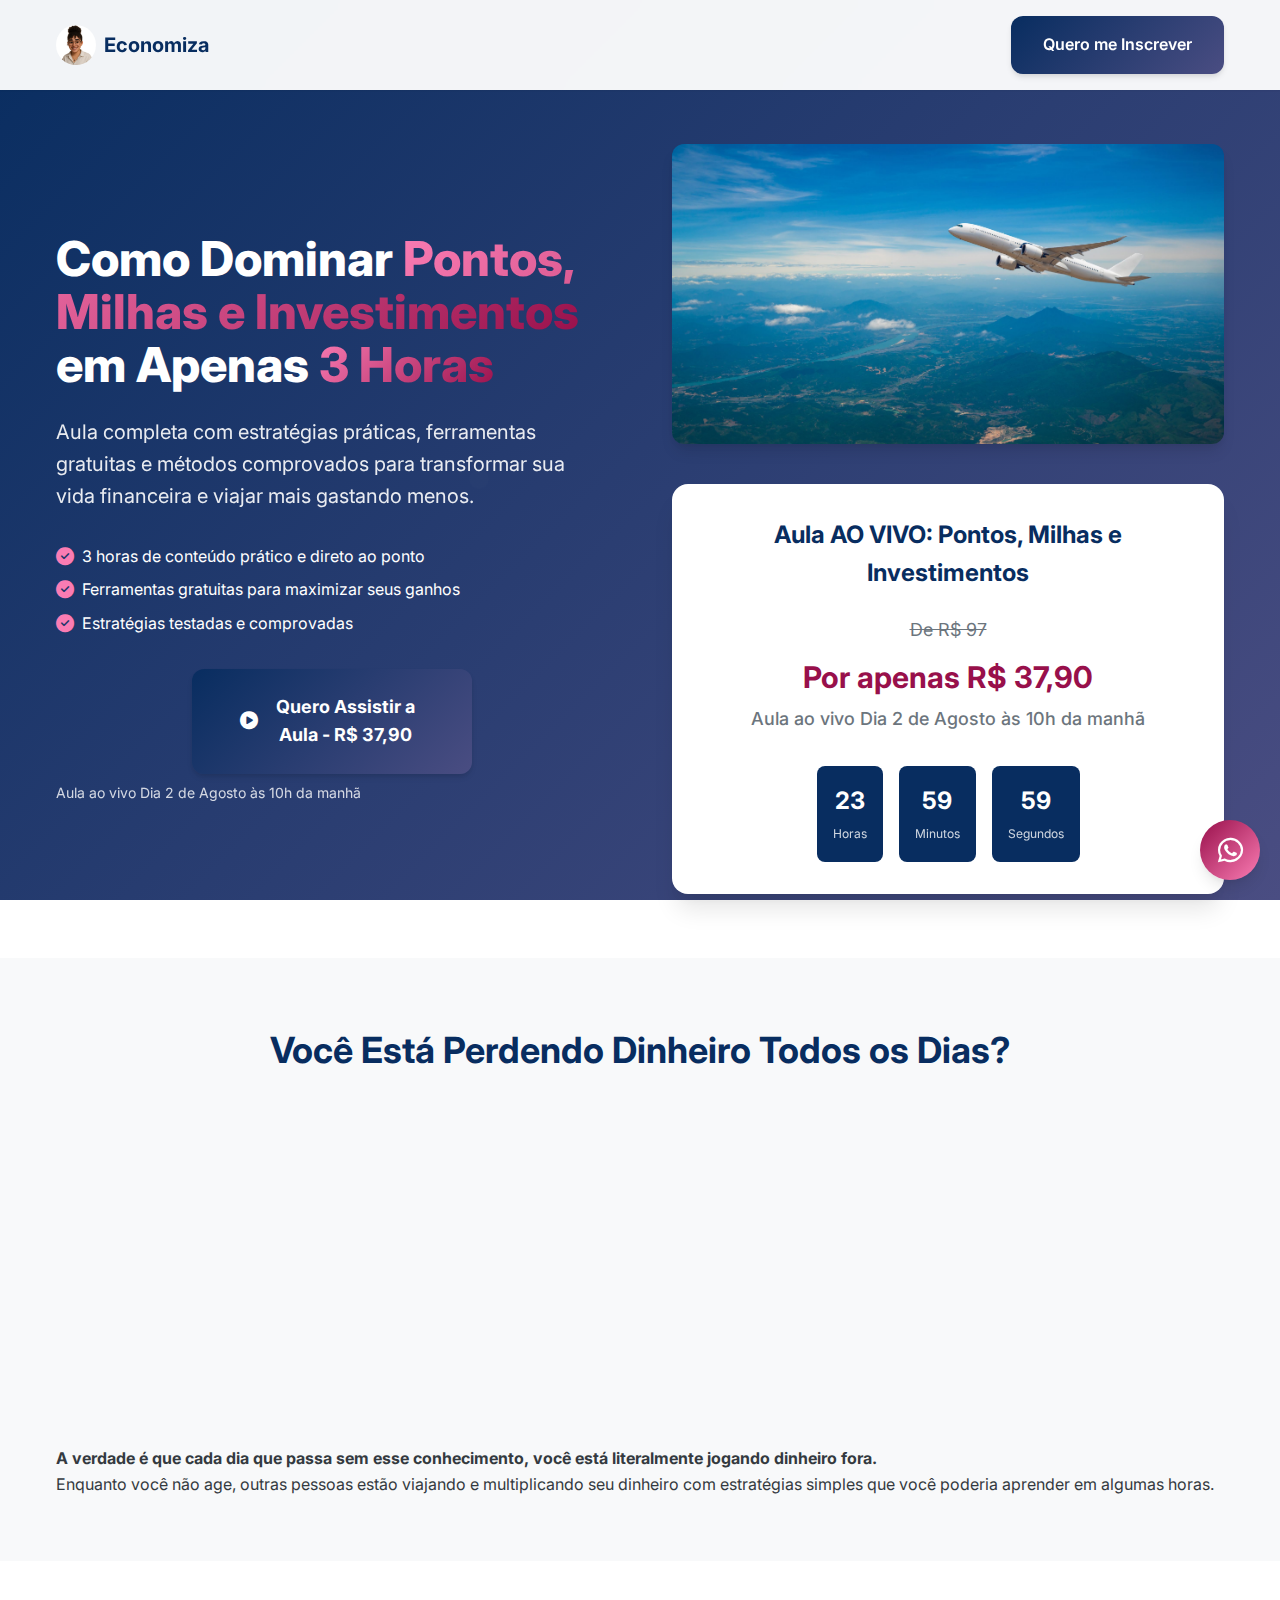
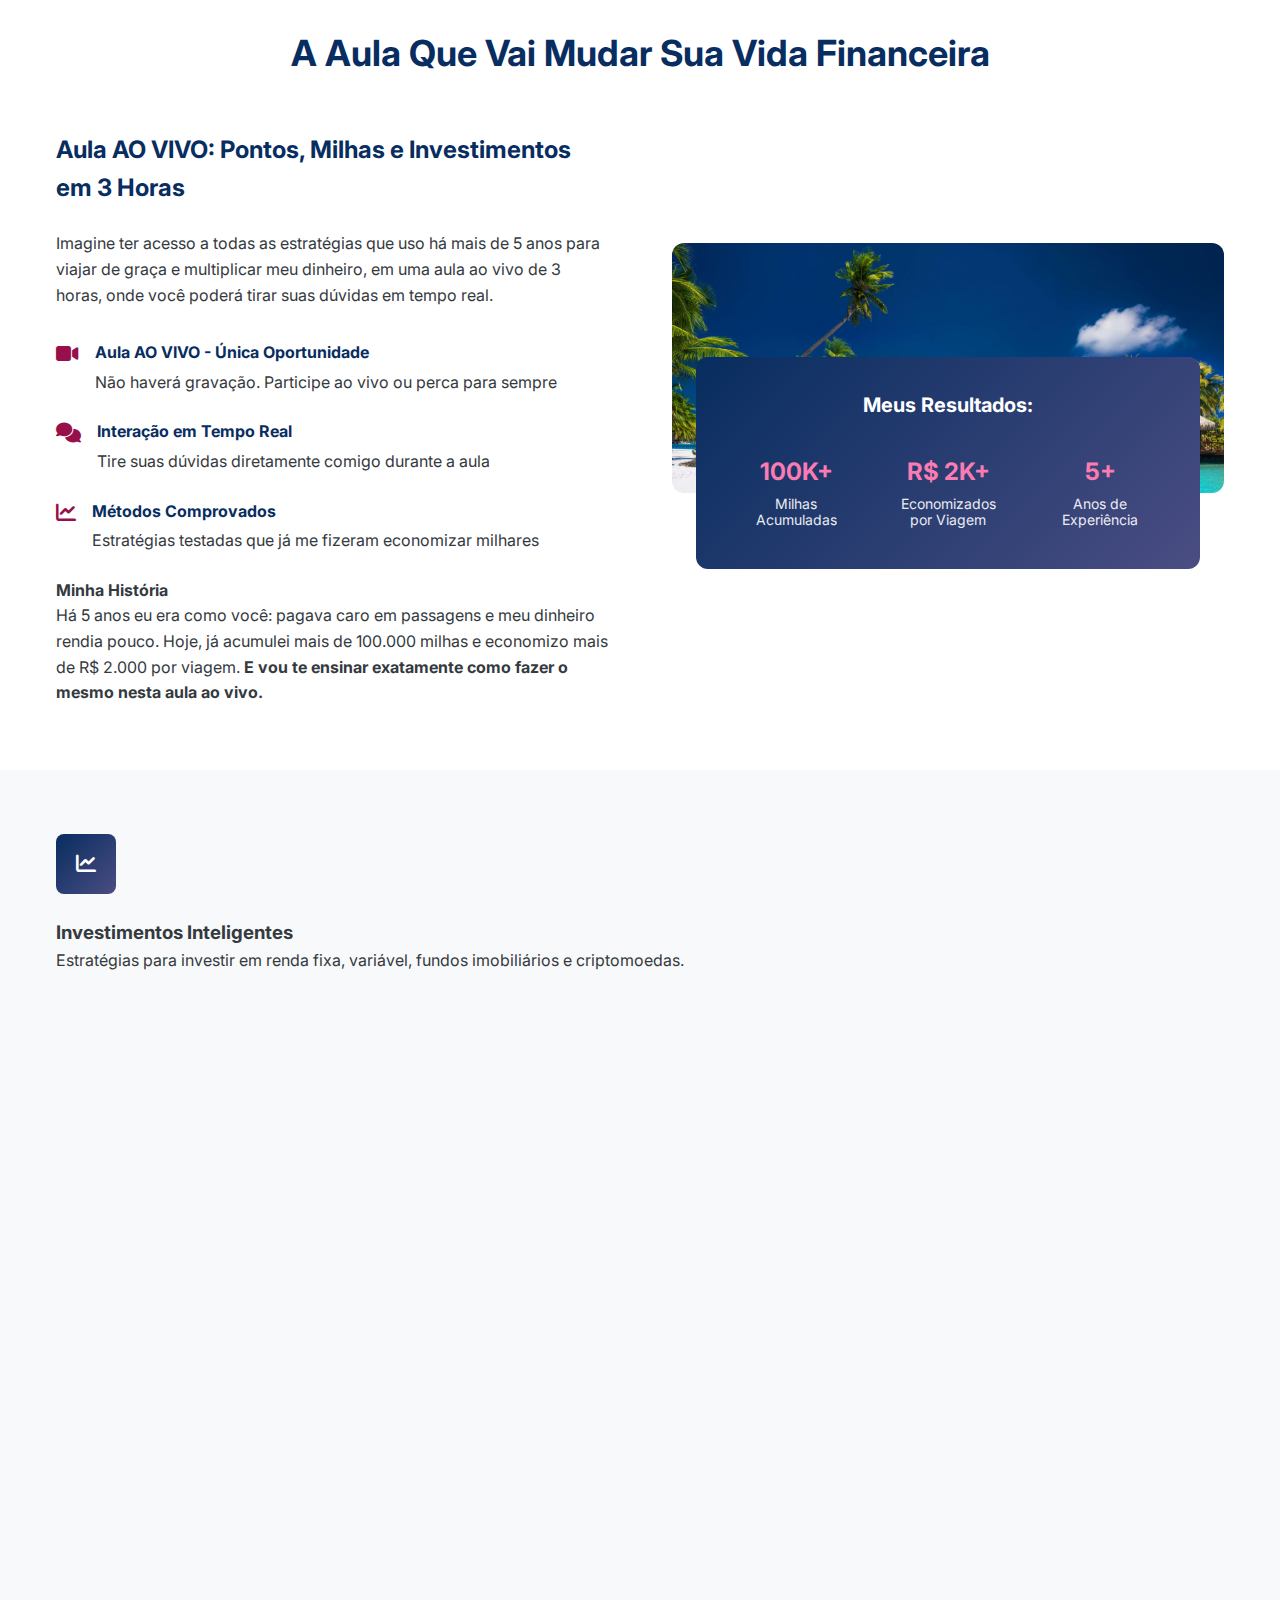
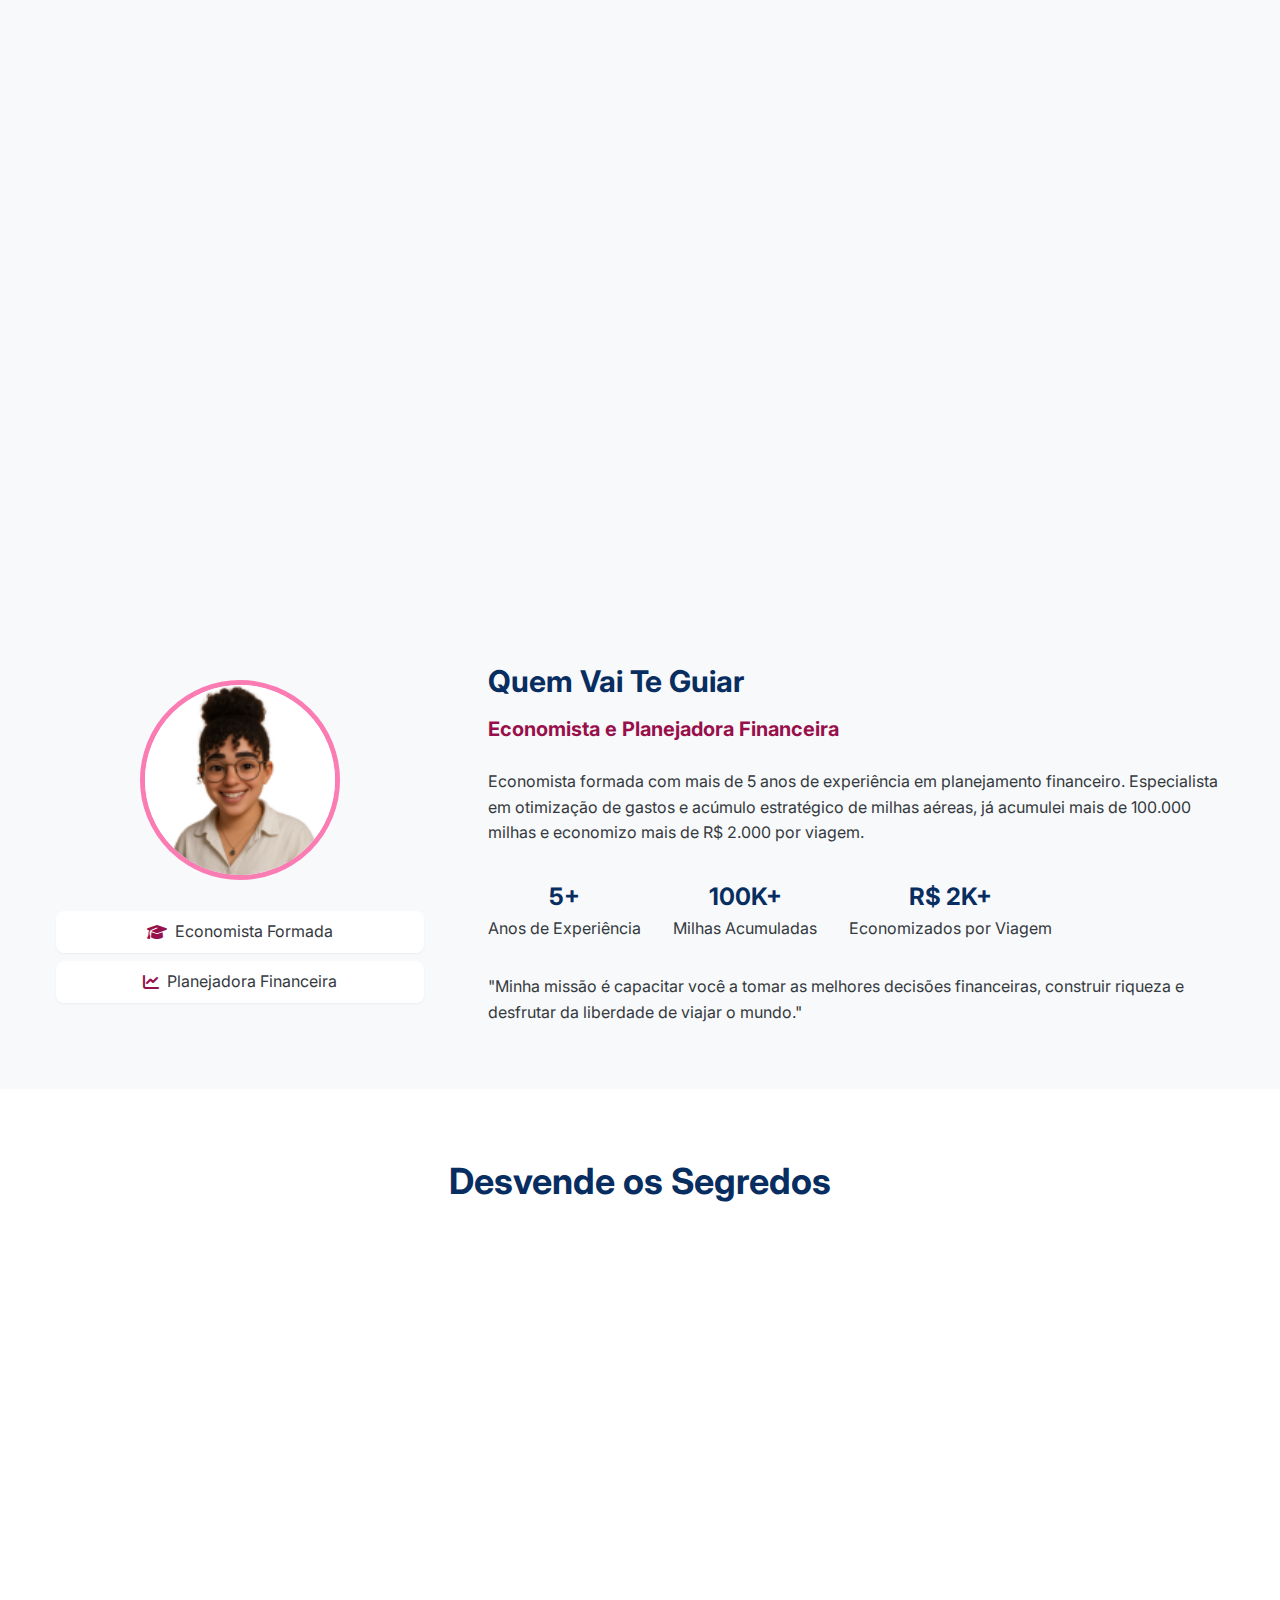
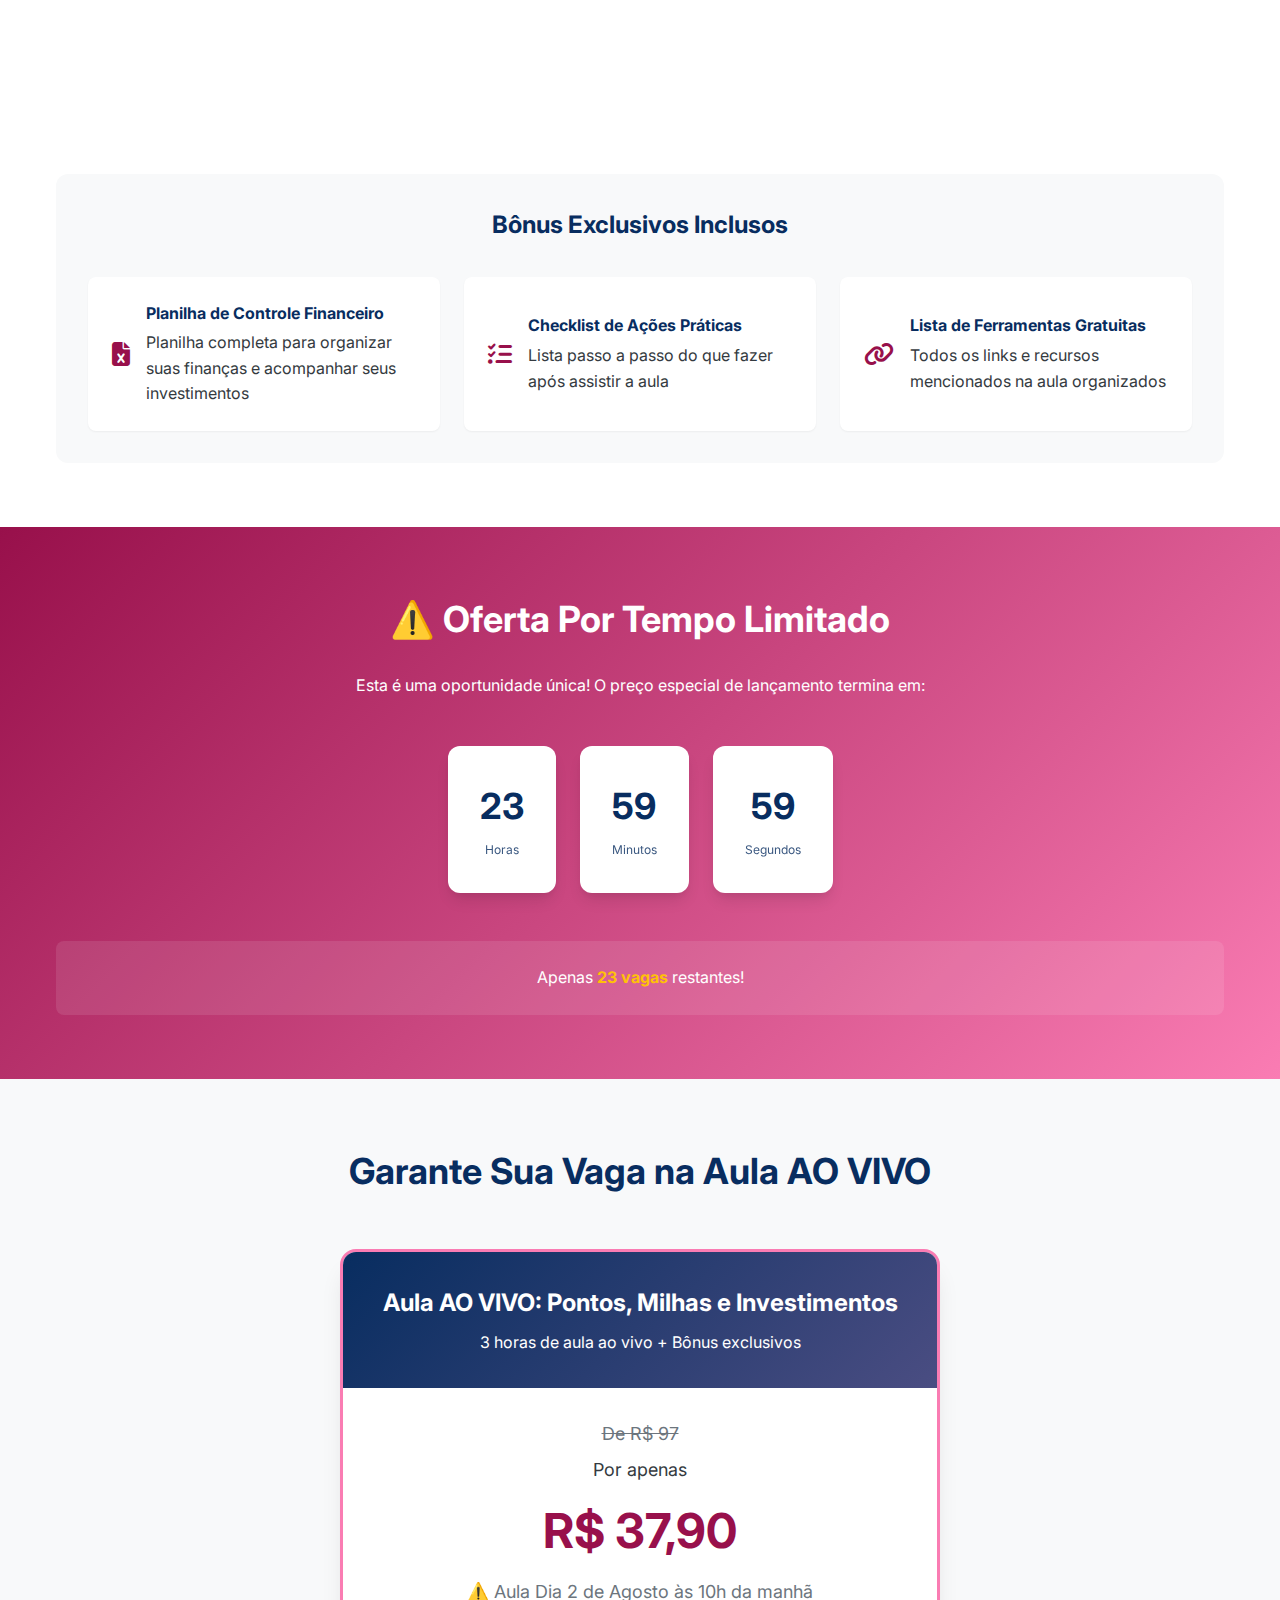
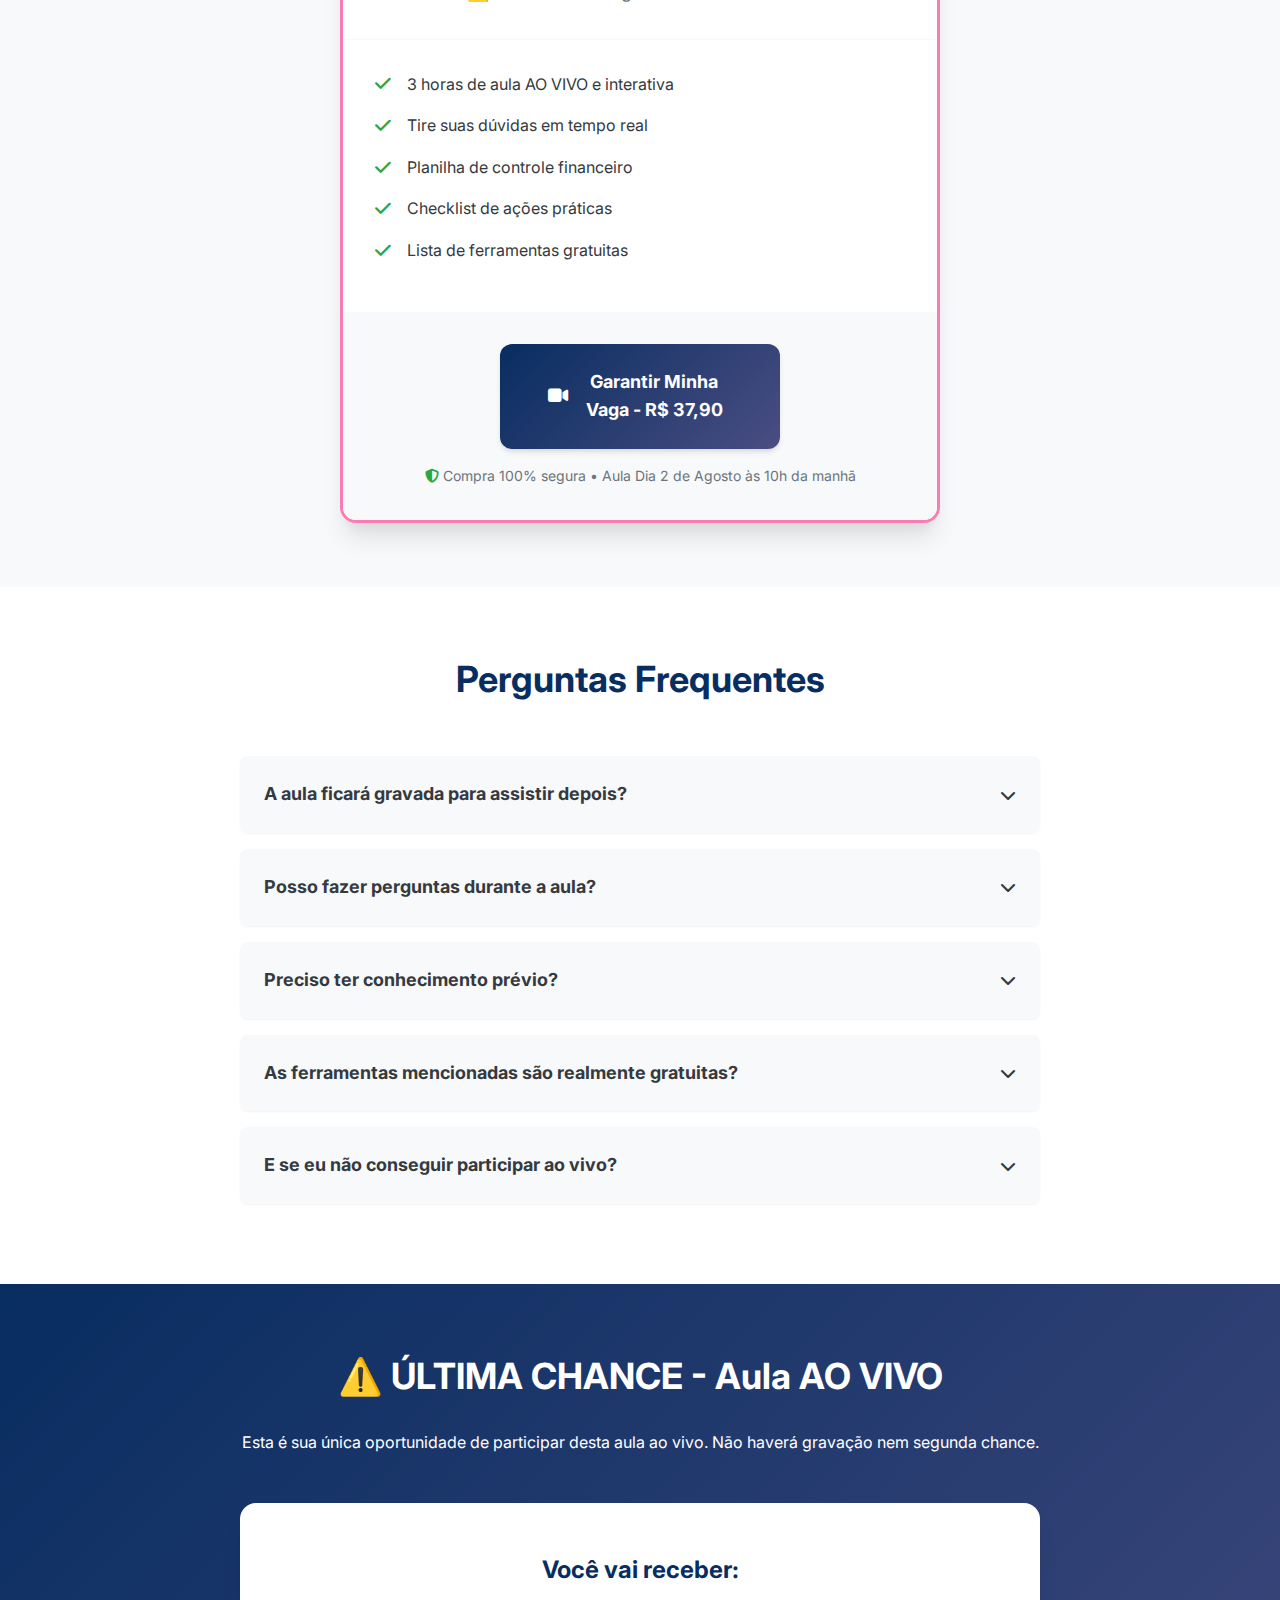
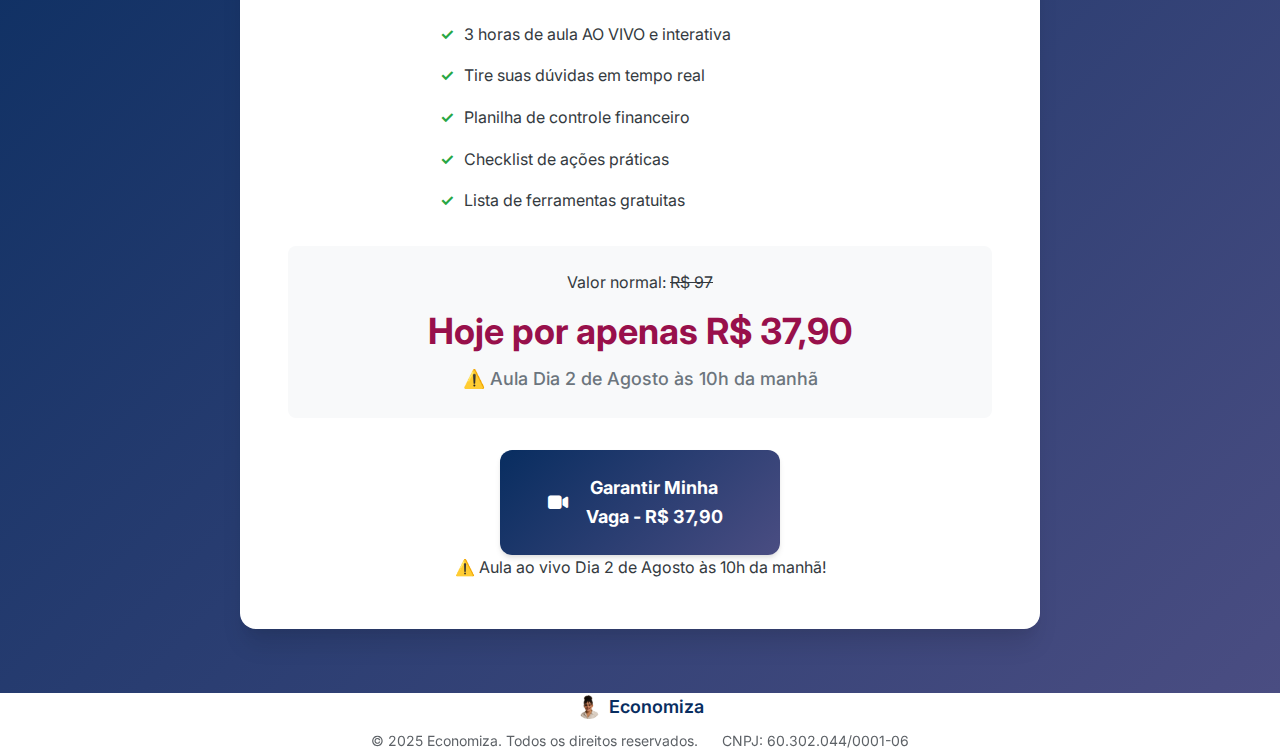
<file: index.html>
<!DOCTYPE html>
<html lang="pt-BR">
<head>
    <meta charset="UTF-8">
    <meta name="viewport" content="width=device-width, initial-scale=1.0">
    <title>Aula Completa: Pontos, Milhas e Investimentos - 3 Horas de Conteúdo Prático</title>
    <meta name="description" content="Aprenda em 3 horas como dominar pontos, milhas e investimentos com ferramentas práticas e gratuitas. Transforme sua vida financeira por apenas R$ 37,90.">
    
    <!-- Favicon -->
    <link rel="icon" type="image/png" href="assets/favicon.png">
    
    <!-- CSS -->
    <link rel="stylesheet" href="css/style.css">
    
    <!-- Fonts -->
    <link rel="preconnect" href="https://fonts.googleapis.com">
    <link rel="preconnect" href="https://fonts.gstatic.com" crossorigin>
    <link href="https://fonts.googleapis.com/css2?family=Inter:wght@300;400;500;600;700;800&display=swap" rel="stylesheet">
    
    <!-- Font Awesome -->
    <link rel="stylesheet" href="https://cdnjs.cloudflare.com/ajax/libs/font-awesome/6.4.0/css/all.min.css">
</head>
<body>
    <!-- Header -->
    <header class="header">
        <nav class="nav">
            <div class="container">
                <div class="nav-content">
                    <div class="logo">
                        <img src="assets/favicon.png" alt="Logo" class="logo-img">
                        <span class="logo-text">Economiza</span>
                    </div>
                    <div class="nav-cta">
                        <a href="https://pay.hotmart.com/N100869916I" class="btn btn-primary">Quero me Inscrever</a>
                    </div>
                </div>
            </div>
        </nav>
    </header>

    <!-- Hero Section -->
    <section class="hero">
        <div class="container">
            <div class="hero-content">
                <div class="hero-text">
                    <h1 class="hero-title">
                        Como Dominar <span class="highlight">Pontos, Milhas e Investimentos</span> em Apenas <span class="highlight">3 Horas</span>
                    </h1>
                    <p class="hero-subtitle">
                        Aula completa com estratégias práticas, ferramentas gratuitas e métodos comprovados 
                        para transformar sua vida financeira e viajar mais gastando menos.
                    </p>
                    <div class="hero-benefits">
                        <div class="benefit-item">
                            <i class="fas fa-check-circle"></i>
                            <span>3 horas de conteúdo prático e direto ao ponto</span>
                        </div>
                        <div class="benefit-item">
                            <i class="fas fa-check-circle"></i>
                            <span>Ferramentas gratuitas para maximizar seus ganhos</span>
                        </div>
                        <div class="benefit-item">
                            <i class="fas fa-check-circle"></i>
                            <span>Estratégias testadas e comprovadas</span>
                        </div>
                    </div>
                    <div class="hero-cta">
                        <div class="payment-options">
                            <a href="https://pay.hotmart.com/N100869916I" class="btn btn-primary btn-large payment-btn">
                                <i class="fas fa-play-circle"></i>
                                Quero Assistir a Aula - R$ 37,90
                            </a>
                        </div>
                        <p class="cta-subtitle">Aula ao vivo Dia 2 de Agosto às 10h da manhã</p>
                    </div>
                </div>
                <div class="hero-image">
                    <div class="hero-visual">
                        <img src="assets/hero-travel.jpg" alt="Viagem dos sonhos" class="hero-bg-image">
                    </div>
                    <div class="hero-card">
                        <div class="card-content">
                            <h3>Aula AO VIVO: Pontos, Milhas e Investimentos</h3>
                            <div class="price">
                                <span class="old-price">De R$ 97</span>
                                <span class="new-price">Por apenas R$ 37,90</span>
                                <span class="installment-price">Aula ao vivo Dia 2 de Agosto às 10h da manhã</span>
                            </div>
                            <div class="countdown" id="countdown">
                                <div class="countdown-item">
                                    <span class="countdown-number" id="hours">23</span>
                                    <span class="countdown-label">Horas</span>
                                </div>
                                <div class="countdown-item">
                                    <span class="countdown-number" id="minutes">59</span>
                                    <span class="countdown-label">Minutos</span>
                                </div>
                                <div class="countdown-item">
                                    <span class="countdown-number" id="seconds">59</span>
                                    <span class="countdown-label">Segundos</span>
                                </div>
                            </div>
                        </div>
                    </div>
                </div>
            </div>
        </div>
    </section>

    <!-- Problema Section -->
    <section class="problema">
        <div class="container">
            <div class="section-content">
                <h2 class="section-title">Você Está Perdendo Dinheiro Todos os Dias?</h2>
                <div class="problema-grid">
                    <div class="problema-item">
                        <div class="problema-icon">
                            <i class="fas fa-plane-departure"></i>
                        </div>
                        <h3>Passagens Caríssimas</h3>
                        <p>Você paga preços absurdos em passagens aéreas porque não sabe como usar pontos e milhas a seu favor.</p>
                    </div>
                    <div class="problema-item">
                        <div class="problema-icon">
                            <i class="fas fa-money-bill-wave"></i>
                        </div>
                        <h3>Investimentos Perdidos</h3>
                        <p>Seu dinheiro está parado na poupança perdendo para a inflação, enquanto poderia estar rendendo muito mais.</p>
                    </div>
                    <div class="problema-item">
                        <div class="problema-icon">
                            <i class="fas fa-tools"></i>
                        </div>
                        <h3>Ferramentas Caras</h3>
                        <p>Você paga por ferramentas e aplicativos caros, sem saber que existem alternativas gratuitas igualmente eficazes.</p>
                    </div>
                </div>
                <div class="problema-agitacao">
                    <p><strong>A verdade é que cada dia que passa sem esse conhecimento, você está literalmente jogando dinheiro fora.</strong></p>
                    <p>Enquanto você não age, outras pessoas estão viajando e multiplicando seu dinheiro com estratégias simples que você poderia aprender em algumas horas.</p>
                </div>
            </div>
        </div>
    </section>

    <!-- Solução Section -->
    <section class="solucao">
        <div class="container">
            <div class="section-content">
                <h2 class="section-title">A Aula Que Vai Mudar Sua Vida Financeira</h2>
                <div class="solucao-content">
                    <div class="solucao-text">
                        <h3>Aula AO VIVO: Pontos, Milhas e Investimentos em 3 Horas</h3>
                        <p>
                            Imagine ter acesso a todas as estratégias que uso há mais de 5 anos para viajar 
                            de graça e multiplicar meu dinheiro, em uma aula ao vivo de 3 horas, 
                            onde você poderá tirar suas dúvidas em tempo real.
                        </p>
                        <div class="solucao-benefits">
                            <div class="benefit">
                                <i class="fas fa-video"></i>
                                <div>
                                    <h4>Aula AO VIVO - Única Oportunidade</h4>
                                    <p>Não haverá gravação. Participe ao vivo ou perca para sempre</p>
                                </div>
                            </div>
                            <div class="benefit">
                                <i class="fas fa-comments"></i>
                                <div>
                                    <h4>Interação em Tempo Real</h4>
                                    <p>Tire suas dúvidas diretamente comigo durante a aula</p>
                                </div>
                            </div>
                            <div class="benefit">
                                <i class="fas fa-chart-line"></i>
                                <div>
                                    <h4>Métodos Comprovados</h4>
                                    <p>Estratégias testadas que já me fizeram economizar milhares</p>
                                </div>
                            </div>
                        </div>
                        <div class="story-section">
                            <h4>Minha História</h4>
                            <p>
                                Há 5 anos eu era como você: pagava caro em passagens e meu dinheiro rendia pouco. 
                                Hoje, já acumulei mais de 100.000 milhas e economizo mais de R$ 2.000 por viagem. 
                                <strong>E vou te ensinar exatamente como fazer o mesmo nesta aula ao vivo.</strong>
                            </p>
                        </div>
                    </div>
                    <div class="solucao-image">
                        <img src="assets/destinations.jpg" alt="Destinos incríveis" class="solucao-img">
                        <div class="stats-card">
                            <h4>Meus Resultados:</h4>
                            <div class="stats-grid">
                                <div class="stat-item">
                                    <div class="stat-number">100K+</div>
                                    <div class="stat-label">Milhas Acumuladas</div>
                                </div>
                                <div class="stat-item">
                                    <div class="stat-number">R$ 2K+</div>
                                    <div class="stat-label">Economizados por Viagem</div>
                                </div>
                                <div class="stat-item">
                                    <div class="stat-number">5+</div>
                                    <div class="stat-label">Anos de Experiência</div>
                                </div>
                            </div>
                        </div>
                    </div>
                </div>
            </div>
        </div>
    </section>

    <!-- Benefícios Section -->
    <section class="beneficios">
        <div class="container">
            <div class="section-cont                        <div class="beneficio-item">
                            <div class="beneficio-icon">
                                <i class="fas fa-chart-line"></i>
                            </div>
                            <h3>Investimentos Inteligentes</h3>
                            <p>Estratégias para investir em renda fixa, variável, fundos imobiliários e criptomoedas.</p>
                        </div>
                        <div class="beneficio-item">
                            <div class="beneficio-icon">
                                <i class="fas fa-plane"></i>
                            </div>
                            <h3>Milhas Aéreas Descomplicadas</h3>
                            <p>Aprenda a acumular, gerenciar e resgatar milhas para viajar de graça.</p>
                        </div>
                        <div class="beneficio-item">
                            <div class="beneficio-icon">
                                <i class="fas fa-piggy-bank"></i>
                            </div>
                            <h3>Planejamento Financeiro</h3>
                            <p>Organize suas finanças, crie um orçamento e alcance seus objetivos financeiros.</p>
                        </div>
                        <div class="beneficio-item">
                            <div class="beneficio-icon">
                                <i class="fas fa-hand-holding-usd"></i>
                            </div>
                            <h3>Renda Extra e Oportunidades</h3>
                            <p>Descubra formas de gerar renda adicional e aproveitar oportunidades de mercado.</p>
                        </div>
                        <div class="beneficio-item">
                            <div class="beneficio-icon">
                                <i class="fas fa-shield-alt"></i>
                            </div>
                            <h3>Proteção Financeira</h3>
                            <p>Aprenda sobre seguros, previdência e como proteger seu patrimônio.</p>
                        </div>
                        <div class="beneficio-item">
                            <div class="beneficio-icon">
                                <i class="fas fa-users"></i>
                            </div>
                            <h3>Apoio e Suporte</h3>
                            <p>Conecte-se com uma comunidade de pessoas com os mesmos objetivos e receba suporte.</p>      </div>
        </div>
    </section>

    <!-- Instrutor Section -->
    <section class="instrutor">
        <div class="container">
            <div class="section-content">
                <div class="instrutor-content">
                    <div class="instrutor-image">
                        <img src="assets/favicon.png" alt="Instrutor" class="instrutor-foto">
                        <div class="credenciais">
                            <div class="credencial">
                                <i class="fas fa-graduation-cap"></i>
                                <span>Economista Formada</span>
                            </div>
                            <div class="credencial">
                                <i class="fas fa-chart-line"></i>
                                <span>Planejadora Financeira</span>
                            </div>
                        </div>
                    </div>
                    <div class="instrutor-text">
                        <h2>Quem Vai Te Guiar</h2>
                        <h3>Economista e Planejadora Financeira</h3>
                        <p>
                            Economista formada com mais de 5 anos de experiência em planejamento financeiro. 
                            Especialista em otimização de gastos e acúmulo estratégico de milhas aéreas, 
                            já acumulei mais de 100.000 milhas e economizo mais de R$ 2.000 por viagem.
                        </p>
                        <div class="instrutor-stats">
                            <div class="stat">
                                <strong>5+</strong>
                                <span>Anos de Experiência</span>
                            </div>
                            <div class="stat">
                                <strong>100K+</strong>
                                <span>Milhas Acumuladas</span>
                            </div>
                            <div class="stat">
                                <strong>R$ 2K+</strong>
                                <span>Economizados por Viagem</span>
                            </div>
                        </div>
                        <p>
                            "Minha missão é capacitar você a tomar as melhores decisões financeiras, 
                            construir riqueza e desfrutar da liberdade de viajar o mundo."
                        </p>
                    </div>
                </div>
            </div>
        </div>
    </section>

    <!-- Conteúdo Section -->
    <section class="conteudo">
        <div class="container">
            <div class="section-content">
                <h2 class="section-title">Desvende os Segredos</h2>
                <div class="modulos-grid">
                    <div class="modulo">
                        <div class="modulo-header">
                            <div class="modulo-numero"></div>
                            <h3>Dominando Pontos e Milhas</h3>
                        </div>
                        <div class="modulo-content">
                            <ul>
                                <li>Como acumular milhas sem gastar mais</li>
                                <li>Os melhores cartões de crédito para milhas</li>
                                <li>Estratégias de transferência e maximização</li>
                                <li>Como resgatar milhas com máximo valor</li>
                                <li>Ferramentas gratuitas para monitorar promoções</li>
                            </ul>
                        </div>
                    </div>
                    <div class="modulo">
                        <div class="modulo-header">
                            <div class="modulo-numero"></div>
                            <h3>Investimentos Inteligentes</h3>
                        </div>
                        <div class="modulo-content">
                            <ul>
                                <li>Onde investir com segurança e rentabilidade</li>
                                <li>Como começar a investir com pouco dinheiro</li>
                                <li>Estratégias de diversificação de carteira</li>
                                <li>Investimentos em renda fixa e variável</li>
                                <li>Aplicativos gratuitos para acompanhar investimentos</li>
                            </ul>
                        </div>
                    </div>
                    <div class="modulo">
                        <div class="modulo-header">
                            <div class="modulo-numero"></div>
                            <h3>Ferramentas Práticas e Gratuitas</h3>
                        </div>
                        <div class="modulo-content">
                            <ul>
                                <li>Planilhas prontas para controle financeiro</li>
                                <li>Apps gratuitos para monitorar gastos</li>
                                <li>Ferramentas para encontrar passagens baratas</li>
                                <li>Calculadoras de investimento gratuitas</li>
                                <li>Automações para otimizar seu tempo</li>
                            </ul>
                        </div>
                    </div>
                </div>
                
                <div class="bonus-section">
                    <h3>Bônus Exclusivos Inclusos</h3>
                    <div class="bonus-grid">
                        <div class="bonus-item">
                            <i class="fas fa-file-excel"></i>
                            <div>
                                <h4>Planilha de Controle Financeiro</h4>
                                <p>Planilha completa para organizar suas finanças e acompanhar seus investimentos</p>
                            </div>
                        </div>
                        <div class="bonus-item">
                            <i class="fas fa-list-check"></i>
                            <div>
                                <h4>Checklist de Ações Práticas</h4>
                                <p>Lista passo a passo do que fazer após assistir a aula</p>
                            </div>
                        </div>
                        <div class="bonus-item">
                            <i class="fas fa-link"></i>
                            <div>
                                <h4>Lista de Ferramentas Gratuitas</h4>
                                <p>Todos os links e recursos mencionados na aula organizados</p>
                            </div>
                        </div>
                    </div>
                </div>
            </div>
        </div>
    </section>

    <!-- Urgência Section -->
    <section class="urgencia">
        <div class="container">
            <div class="section-content">
                <div class="urgencia-content">
                    <h2>⚠️ Oferta Por Tempo Limitado</h2>
                    <p>Esta é uma oportunidade única! O preço especial de lançamento termina em:</p>
                    
                    <div class="countdown-large" id="countdown-large">
                        <div class="countdown-item">
                            <span class="countdown-number" id="hours-large">23</span>
                            <span class="countdown-label">Horas</span>
                        </div>
                        <div class="countdown-item">
                            <span class="countdown-number" id="minutes-large">59</span>
                            <span class="countdown-label">Minutos</span>
                        </div>
                        <div class="countdown-item">
                            <span class="countdown-number" id="seconds-large">59</span>
                            <span class="countdown-label">Segundos</span>
                        </div>
                    </div>
                    
                    <div class="urgencia-warning">

                        <p>Apenas <span class="vagas-restantes">23 vagas</span> restantes!</p>
                    </div>
                </div>
            </div>
        </div>
    </section>

    <!-- Preço Section -->
    <section class="preco" id="inscricao">
        <div class="container">
            <div class="section-content">
                <h2 class="section-title">Garante Sua Vaga na Aula AO VIVO</h2>
                <div class="preco-card">
                    <div class="preco-header">
                        <h3>Aula AO VIVO: Pontos, Milhas e Investimentos</h3>
                        <p>3 horas de aula ao vivo + Bônus exclusivos</p>
                    </div>
                    <div class="preco-valor">
                        <span class="preco-antigo">De R$ 97</span>
                        <span class="preco-atual">Por apenas</span>
                        <span class="preco-numero">R$ 37,90</span>
                        <span class="preco-parcelado">⚠️ Aula Dia 2 de Agosto às 10h da manhã</span>
                    </div>
                    <div class="preco-beneficios">
                        <div class="beneficio">
                            <i class="fas fa-check"></i>
                            <span>3 horas de aula AO VIVO e interativa</span>
                        </div>
                        <div class="beneficio">
                            <i class="fas fa-check"></i>
                            <span>Tire suas dúvidas em tempo real</span>
                        </div>
                        <div class="beneficio">
                            <i class="fas fa-check"></i>
                            <span>Planilha de controle financeiro</span>
                        </div>
                        <div class="beneficio">
                            <i class="fas fa-check"></i>
                            <span>Checklist de ações práticas</span>
                        </div>
                        <div class="beneficio">
                            <i class="fas fa-check"></i>
                            <span>Lista de ferramentas gratuitas</span>
                        </div>

                    </div>
                    <div class="preco-cta">
                        <div class="payment-options">
                            <a href="https://pay.hotmart.com/N100869916I" class="btn btn-primary btn-large payment-btn">
                                <i class="fas fa-video"></i>
                                Garantir Minha Vaga - R$ 37,90
                            </a>
                        </div>
                        <p class="seguranca">
                            <i class="fas fa-shield-alt"></i>
                            Compra 100% segura • Aula Dia 2 de Agosto às 10h da manhã
                        </p>
                    </div>
                </div>
                

            </div>
        </div>
    </section>

    <!-- FAQ Section -->
    <section class="faq">
        <div class="container">
            <div class="section-content">
                <h2 class="section-title">Perguntas Frequentes</h2>
                <div class="faq-list">
                    <div class="faq-item">
                        <div class="faq-question">
                            <h3>A aula ficará gravada para assistir depois?</h3>
                            <i class="fas fa-chevron-down"></i>
                        </div>
                        <div class="faq-answer">
                            <p><strong>Sim!</strong> Esta é uma aula ao vivo mas ficará disponivel caso queira assitir de novo.</p>
                        </div>
                    </div>
                    <div class="faq-item">
                        <div class="faq-question">
                            <h3>Posso fazer perguntas durante a aula?</h3>
                            <i class="fas fa-chevron-down"></i>
                        </div>
                        <div class="faq-answer">
                            <p>Sim! Uma das grandes vantagens da aula ao vivo é que você poderá tirar suas dúvidas em tempo real comigo durante a transmissão.</p>
                        </div>
                    </div>
                    <div class="faq-item">
                        <div class="faq-question">
                            <h3>Preciso ter conhecimento prévio?</h3>
                            <i class="fas fa-chevron-down"></i>
                        </div>
                        <div class="faq-answer">
                            <p>Não! A aula foi pensada para iniciantes. Explico tudo do zero, de forma simples e prática, para que qualquer pessoa possa aplicar.</p>
                        </div>
                    </div>
                    <div class="faq-item">
                        <div class="faq-question">
                            <h3>As ferramentas mencionadas são realmente gratuitas?</h3>
                            <i class="fas fa-chevron-down"></i>
                        </div>
                        <div class="faq-answer">
                            <p>Sim! Todas as ferramentas que mostro na aula são 100% gratuitas. Você não precisará pagar nada além do valor da aula.</p>
                        </div>
                    </div>
                    <div class="faq-item">
                        <div class="faq-question">
                            <h3>E se eu não conseguir participar ao vivo?</h3>
                            <i class="fas fa-chevron-down"></i>
                        </div>
                        <div class="faq-answer">
                            <p>Você pode assistir em outro horário, mas estando ao vivo você pode tirar suas dúvidas na hora. Por isso é importante garantir sua agenda livre no horário da aula.</p>
                        </div>
                    </div>

                </div>
            </div>
        </div>
    </section>

    <!-- CTA Final -->
    <section class="cta-final">
        <div class="container">
            <div class="section-content">
                <h2>⚠️ ÚLTIMA CHANCE - Aula AO VIVO</h2>
                <p>Esta é sua única oportunidade de participar desta aula ao vivo. Não haverá gravação nem segunda chance.</p>
                
                <div class="cta-final-card">
                    <div class="resumo-oferta">
                        <h3>Você vai receber:</h3>
                        <ul>
                            <li>3 horas de aula AO VIVO e interativa</li>
                            <li>Tire suas dúvidas em tempo real</li>
                            <li>Planilha de controle financeiro</li>
                            <li>Checklist de ações práticas</li>
                            <li>Lista de ferramentas gratuitas</li>

                        </ul>
                        <div class="valor-total">
                            <span>Valor normal: <strike>R$ 97</strike></span>
                            <span class="valor-promocional">Hoje por apenas R$ 37,90</span>
                            <span class="valor-parcelado">⚠️ Aula Dia 2 de Agosto às 10h da manhã</span>
                        </div>
                    </div>
                    
                    <div class="cta-final-button">
                        <div class="payment-options">
                            <a href="https://pay.hotmart.com/N100869916I" class="btn btn-primary btn-large payment-btn">
                                <i class="fas fa-video"></i>
                                Garantir Minha Vaga - R$ 37,90
                            </a>
                        </div>
                        <p class="ultima-chance">⚠️ Aula ao vivo Dia 2 de Agosto às 10h da manhã!</p>
                    </div>
                </div>
            </div>
        </div>
    </section>

    <!-- Footer -->
    <footer class="footer">
        <div class="container">
            <div class="footer-content">
                <a href="https://luizabandeira.com.br" target="_blank" class="footer-logo">
                    <img src="assets/favicon.png" alt="Logo" class="logo-img">
                    <span class="logo-text">Economiza</span>
                </a>
                <div class="footer-info">
                    <span>&copy; 2025 Economiza. Todos os direitos reservados.</span>
                    <span>CNPJ: 60.302.044/0001-06</span>
                </div>
            </div>
        </div>
    </footer>

    <!-- JavaScript -->
    <script src="js/script.js"></script>
</body>
</html>
</file>
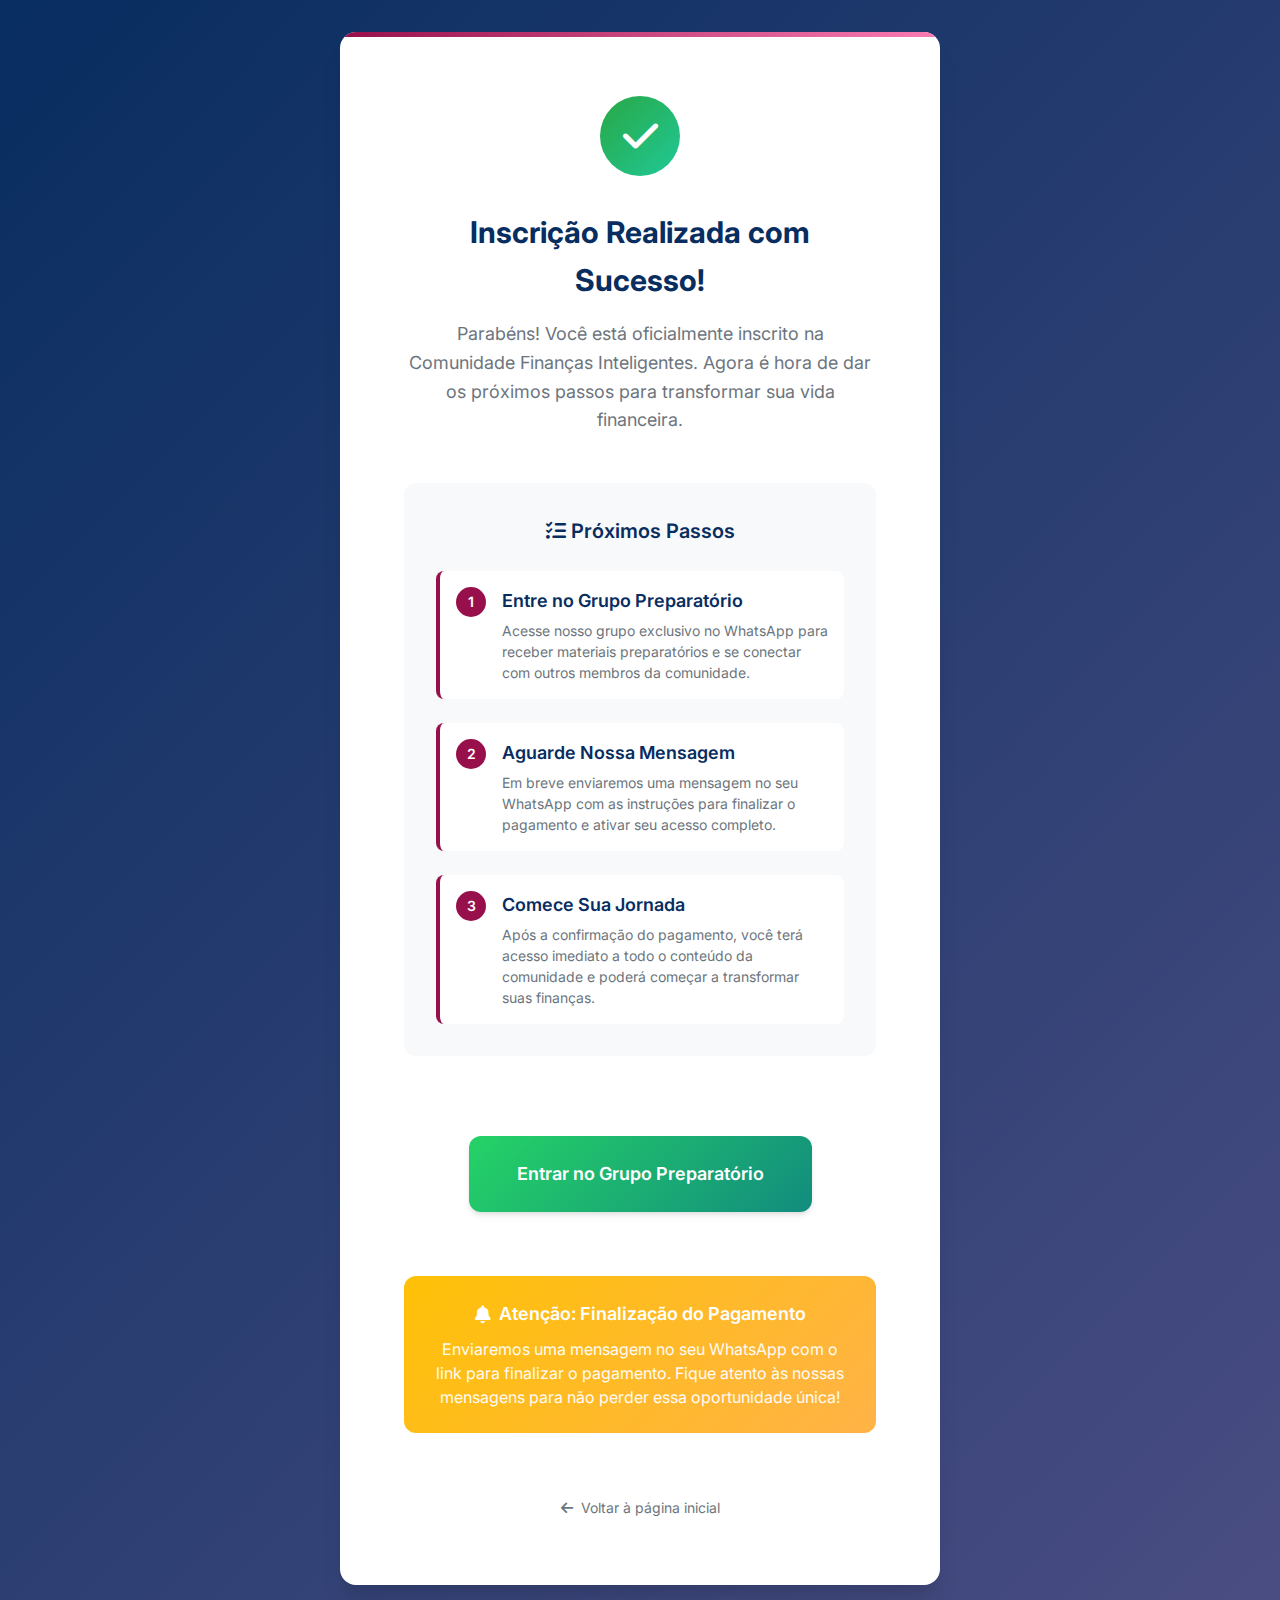
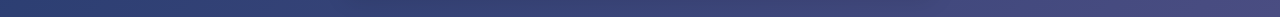
<file: sucesso.html>
<!DOCTYPE html>
<html lang="pt-BR">
<head>
    <meta charset="UTF-8">
    <meta name="viewport" content="width=device-width, initial-scale=1.0">
    <title>Inscrição Realizada com Sucesso - Comunidade Finanças Inteligentes</title>
    <meta name="description" content="Sua inscrição foi realizada com sucesso! Acesse o grupo preparatório e aguarde nossa mensagem no WhatsApp.">
    
    <!-- Favicon -->
    <link rel="icon" type="image/png" href="assets/favicon.png">
    
    <!-- CSS -->
    <link rel="stylesheet" href="css/style.css">
    
    <!-- Fonts -->
    <link rel="preconnect" href="https://fonts.googleapis.com">
    <link rel="preconnect" href="https://fonts.gstatic.com" crossorigin>
    <link href="https://fonts.googleapis.com/css2?family=Inter:wght@300;400;500;600;700;800&display=swap" rel="stylesheet">
    
    <!-- Font Awesome -->
    <link rel="stylesheet" href="https://cdnjs.cloudflare.com/ajax/libs/font-awesome/6.4.0/css/all.min.css">
    
    <style>
        .fab {
            display: none; /* Oculta o botão flutuante na página de sucesso */
        }
        .sucesso-container {
            min-height: 100vh;
            background: linear-gradient(135deg, var(--primary-dark), var(--primary-medium));
            display: flex;
            align-items: center;
            justify-content: center;
            padding: var(--spacing-xl);
        }
        
        .sucesso-card {
            background: var(--white);
            border-radius: var(--border-radius-xl);
            padding: var(--spacing-3xl);
            max-width: 600px;
            width: 100%;
            text-align: center;
            box-shadow: var(--shadow-xl);
            position: relative;
            overflow: hidden;
        }
        
        .sucesso-card::before {
            content: '';
            position: absolute;
            top: 0;
            left: 0;
            right: 0;
            height: 5px;
            background: linear-gradient(90deg, var(--accent-purple), var(--accent-pink));
        }
        
        .sucesso-icon {
            width: 80px;
            height: 80px;
            background: linear-gradient(135deg, var(--success), #20c997);
            border-radius: 50%;
            display: flex;
            align-items: center;
            justify-content: center;
            margin: 0 auto var(--spacing-xl);
            animation: pulse 2s infinite;
        }
        
        .sucesso-icon i {
            font-size: 2.5rem;
            color: var(--white);
        }
        
        @keyframes pulse {
            0% { transform: scale(1); }
            50% { transform: scale(1.05); }
            100% { transform: scale(1); }
        }
        
        .sucesso-title {
            font-size: var(--font-size-3xl);
            font-weight: 700;
            color: var(--primary-dark);
            margin-bottom: var(--spacing-md);
        }
        
        .sucesso-subtitle {
            font-size: var(--font-size-lg);
            color: var(--gray-medium);
            margin-bottom: var(--spacing-2xl);
            line-height: 1.6;
        }
        
        .proximos-passos {
            background: var(--gray-light);
            border-radius: var(--border-radius-lg);
            padding: var(--spacing-xl);
            margin: var(--spacing-2xl) 0;
            text-align: left;
        }
        
        .proximos-passos h3 {
            font-size: var(--font-size-xl);
            font-weight: 600;
            color: var(--primary-dark);
            margin-bottom: var(--spacing-lg);
            text-align: center;
        }
        
        .passo {
            display: flex;
            align-items: flex-start;
            gap: var(--spacing-md);
            margin-bottom: var(--spacing-lg);
            padding: var(--spacing-md);
            background: var(--white);
            border-radius: var(--border-radius-md);
            border-left: 4px solid var(--accent-purple);
        }
        
        .passo:last-child {
            margin-bottom: 0;
        }
        
        .passo-numero {
            width: 30px;
            height: 30px;
            background: var(--accent-purple);
            color: var(--white);
            border-radius: 50%;
            display: flex;
            align-items: center;
            justify-content: center;
            font-weight: 600;
            font-size: var(--font-size-sm);
            flex-shrink: 0;
        }
        
        .passo-content h4 {
            font-size: var(--font-size-lg);
            font-weight: 600;
            color: var(--primary-dark);
            margin-bottom: var(--spacing-xs);
        }
        
        .passo-content p {
            color: var(--gray-medium);
            font-size: var(--font-size-sm);
            line-height: 1.5;
        }
        
        .whatsapp-btn {
            display: inline-flex;
            align-items: center;
            gap: var(--spacing-sm);
            background: linear-gradient(135deg, #25D366, #128C7E);
            color: var(--white);
            padding: var(--spacing-lg) var(--spacing-2xl);
            border-radius: var(--border-radius-lg);
            text-decoration: none;
            font-weight: 600;
            font-size: var(--font-size-lg);
            box-shadow: var(--shadow-md);
            transition: all 0.3s ease;
            margin: var(--spacing-xl) 0;
        }
        
        .whatsapp-btn:hover {
            transform: translateY(-2px);
            box-shadow: var(--shadow-lg);
            background: linear-gradient(135deg, #128C7E, #25D366);
        }
        
        .whatsapp-btn i {
            font-size: 1.5rem;
        }
        
        .aviso-pagamento {
            background: linear-gradient(135deg, var(--warning), #ffb347);
            color: var(--white);
            padding: var(--spacing-lg);
            border-radius: var(--border-radius-lg);
            margin: var(--spacing-xl) 0;
        }
        
        .aviso-pagamento h4 {
            font-size: var(--font-size-lg);
            font-weight: 600;
            margin-bottom: var(--spacing-sm);
            display: flex;
            align-items: center;
            gap: var(--spacing-sm);
            justify-content: center;
        }
        
        .aviso-pagamento p {
            font-size: var(--font-size-base);
            opacity: 0.95;
            line-height: 1.5;
        }
        
        .voltar-btn {
            display: inline-flex;
            align-items: center;
            gap: var(--spacing-sm);
            color: var(--gray-medium);
            text-decoration: none;
            font-size: var(--font-size-sm);
            margin-top: var(--spacing-xl);
            transition: color 0.3s ease;
        }
        
        .voltar-btn:hover {
            color: var(--primary-dark);
        }
        
        @media (max-width: 768px) {
            .sucesso-container {
                padding: var(--spacing-md);
            }
            
            .sucesso-card {
                padding: var(--spacing-xl);
            }
            
            .sucesso-title {
                font-size: var(--font-size-2xl);
            }
            
            .whatsapp-btn {
                padding: var(--spacing-md) var(--spacing-lg);
                font-size: var(--font-size-base);
            }
        }
    </style>
</head>
<body>
    <div class="sucesso-container">
        <div class="sucesso-card">
            <div class="sucesso-icon">
                <i class="fas fa-check"></i>
            </div>
            
            <h1 class="sucesso-title">Inscrição Realizada com Sucesso!</h1>
            <p class="sucesso-subtitle">
                Parabéns! Você está oficialmente inscrito na Comunidade Finanças Inteligentes. 
                Agora é hora de dar os próximos passos para transformar sua vida financeira.
            </p>
            
            <div class="proximos-passos">
                <h3><i class="fas fa-list-check"></i> Próximos Passos</h3>
                
                <div class="passo">
                    <div class="passo-numero">1</div>
                    <div class="passo-content">
                        <h4>Entre no Grupo Preparatório</h4>
                        <p>Acesse nosso grupo exclusivo no WhatsApp para receber materiais preparatórios e se conectar com outros membros da comunidade.</p>
                    </div>
                </div>
                
                <div class="passo">
                    <div class="passo-numero">2</div>
                    <div class="passo-content">
                        <h4>Aguarde Nossa Mensagem</h4>
                        <p>Em breve enviaremos uma mensagem no seu WhatsApp com as instruções para finalizar o pagamento e ativar seu acesso completo.</p>
                    </div>
                </div>
                
                <div class="passo">
                    <div class="passo-numero">3</div>
                    <div class="passo-content">
                        <h4>Comece Sua Jornada</h4>
                        <p>Após a confirmação do pagamento, você terá acesso imediato a todo o conteúdo da comunidade e poderá começar a transformar suas finanças.</p>
                    </div>
                </div>
            </div>
            
            <a href="https://chat.whatsapp.com/J3lnxHzupBTLKfGbBNPT2L" target="_blank" class="whatsapp-btn">
                <i class="fab fa-whatsapp"></i>
                Entrar no Grupo Preparatório
            </a>
            
            <div class="aviso-pagamento">
                <h4>
                    <i class="fas fa-bell"></i>
                    Atenção: Finalização do Pagamento
                </h4>
                <p>
                    Enviaremos uma mensagem no seu WhatsApp com o link para finalizar o pagamento. 
                    Fique atento às nossas mensagens para não perder essa oportunidade única!
                </p>
            </div>
            
            <a href="index.html" class="voltar-btn">
                <i class="fas fa-arrow-left"></i>
                Voltar à página inicial
            </a>
        </div>
    </div>
    
    <script>
        // Tracking da página de sucesso
        document.addEventListener('DOMContentLoaded', function() {
            // Track page view
            if (typeof trackEvent !== 'undefined') {
                trackEvent('success_page_view', {
                    page_title: document.title,
                    page_location: window.location.href
                });
            }
            
            // Track WhatsApp group click
            const whatsappBtn = document.querySelector('.whatsapp-btn');
            if (whatsappBtn) {
                whatsappBtn.addEventListener('click', () => {
                    if (typeof trackEvent !== 'undefined') {
                        trackEvent('whatsapp_group_click', {
                            group_url: whatsappBtn.href
                        });
                    }
                });
            }
        });
        
        // Animação de entrada
        window.addEventListener('load', () => {
            const card = document.querySelector('.sucesso-card');
            card.style.opacity = '0';
            card.style.transform = 'translateY(30px)';
            card.style.transition = 'all 0.6s ease';
            
            setTimeout(() => {
                card.style.opacity = '1';
                card.style.transform = 'translateY(0)';
            }, 100);
        });
    </script>
</body>
</html>
</file>
<file: css/style.css>
/* Reset e Base */
* {
    margin: 0;
    padding: 0;
    box-sizing: border-box;
}

:root {
    /* Paleta de cores do usuário */
    --primary-dark: #082d60;
    --primary-medium: #4a4d82;
    --accent-purple: #98104b;
    --accent-pink: #fa7cb3;
    --white: #ffffff;
    --black: #000000;
    
    /* Cores complementares */
    --gray-light: #f8f9fa;
    --gray-medium: #6c757d;
    --gray-dark: #343a40;
    --success: #28a745;
    --warning: #ffc107;
    --danger: #dc3545;
    
    /* Tipografia */
    --font-family: 'Inter', -apple-system, BlinkMacSystemFont, 'Segoe UI', Roboto, sans-serif;
    --font-size-xs: 0.75rem;
    --font-size-sm: 0.875rem;
    --font-size-base: 1rem;
    --font-size-lg: 1.125rem;
    --font-size-xl: 1.25rem;
    --font-size-2xl: 1.5rem;
    --font-size-3xl: 1.875rem;
    --font-size-4xl: 2.25rem;
    --font-size-5xl: 3rem;
    
    /* Espaçamentos */
    --spacing-xs: 0.25rem;
    --spacing-sm: 0.5rem;
    --spacing-md: 1rem;
    --spacing-lg: 1.5rem;
    --spacing-xl: 2rem;
    --spacing-2xl: 3rem;
    --spacing-3xl: 4rem;
    
    /* Bordas */
    --border-radius-sm: 0.375rem;
    --border-radius-md: 0.5rem;
    --border-radius-lg: 0.75rem;
    --border-radius-xl: 1rem;
    
    /* Sombras */
    --shadow-sm: 0 1px 2px 0 rgba(0, 0, 0, 0.05);
    --shadow-md: 0 4px 6px -1px rgba(0, 0, 0, 0.1), 0 2px 4px -1px rgba(0, 0, 0, 0.06);
    --shadow-lg: 0 10px 15px -3px rgba(0, 0, 0, 0.1), 0 4px 6px -2px rgba(0, 0, 0, 0.05);
    --shadow-xl: 0 20px 25px -5px rgba(0, 0, 0, 0.1), 0 10px 10px -5px rgba(0, 0, 0, 0.04);
}

body {
    font-family: var(--font-family);
    line-height: 1.6;
    color: var(--gray-dark);
    background-color: var(--white);
}

/* Container */
.container {
    max-width: 1200px;
    margin: 0 auto;
    padding: 0 var(--spacing-md);
}

/* Botões */
.btn {
    display: inline-flex;
    align-items: center;
    gap: var(--spacing-sm);
    padding: var(--spacing-md) var(--spacing-xl);
    border: none;
    border-radius: var(--border-radius-lg);
    font-weight: 600;
    text-decoration: none;
    text-align: center;
    cursor: pointer;
    transition: all 0.3s ease;
    font-size: var(--font-size-base);
}

.btn-primary {
    background: linear-gradient(135deg, var(--primary-dark), var(--primary-medium));
    color: var(--white);
    box-shadow: var(--shadow-md);
}

.btn-primary:hover {
    transform: translateY(-2px);
    box-shadow: var(--shadow-lg);
    background: linear-gradient(135deg, var(--primary-medium), var(--accent-purple));
}

.btn-large {
    padding: var(--spacing-lg) var(--spacing-2xl);
    font-size: var(--font-size-lg);
    font-weight: 700;
}

/* Header */
.header {
    background: var(--white);
    box-shadow: var(--shadow-sm);
    position: fixed;
    top: 0;
    left: 0;
    right: 0;
    z-index: 1000;
}

.nav-content {
    display: flex;
    align-items: center;
    justify-content: space-between;
    padding: var(--spacing-md) 0;
}

.logo {
    display: flex;
    align-items: center;
    gap: var(--spacing-sm);
}

.logo-img {
    width: 40px;
    height: 40px;
    border-radius: 50%;
}

.logo-text {
    font-size: var(--font-size-xl);
    font-weight: 700;
    color: var(--primary-dark);
}

/* Hero Section */
.hero {
    background: linear-gradient(135deg, var(--primary-dark) 0%, var(--primary-medium) 100%);
    color: var(--white);
    padding: calc(80px + var(--spacing-3xl)) 0 var(--spacing-3xl);
    position: relative;
    overflow: hidden;
}

.hero::before {
    content: '';
    position: absolute;
    top: 0;
    left: 0;
    right: 0;
    bottom: 0;
    background: url('data:image/svg+xml,<svg xmlns="http://www.w3.org/2000/svg" viewBox="0 0 100 100"><defs><pattern id="grain" width="100" height="100" patternUnits="userSpaceOnUse"><circle cx="50" cy="50" r="1" fill="rgba(255,255,255,0.1)"/></pattern></defs><rect width="100" height="100" fill="url(%23grain)"/></svg>');
    opacity: 0.1;
}

.hero-content {
    display: grid;
    grid-template-columns: 1fr 1fr;
    gap: var(--spacing-3xl);
    align-items: center;
    position: relative;
    z-index: 1;
}

.hero-title {
    font-size: var(--font-size-5xl);
    font-weight: 800;
    line-height: 1.1;
    margin-bottom: var(--spacing-lg);
}

.highlight {
    background: linear-gradient(135deg, var(--accent-pink), var(--accent-purple));
    -webkit-background-clip: text;
    -webkit-text-fill-color: transparent;
    background-clip: text;
}

.hero-subtitle {
    font-size: var(--font-size-xl);
    margin-bottom: var(--spacing-xl);
    opacity: 0.9;
}

.hero-benefits {
    display: flex;
    flex-direction: column;
    gap: var(--spacing-sm);
    margin-bottom: var(--spacing-xl);
}

.benefit-item {
    display: flex;
    align-items: center;
    gap: var(--spacing-sm);
}

.benefit-item i {
    color: var(--accent-pink);
    font-size: var(--font-size-lg);
}

.hero-cta {
    text-align: left;
}

.cta-subtitle {
    margin-top: var(--spacing-sm);
    font-size: var(--font-size-sm);
    opacity: 0.8;
}

.hero-image {
    position: relative;
}

.hero-visual {
    margin-bottom: var(--spacing-xl);
}

.hero-bg-image {
    width: 100%;
    height: 300px;
    object-fit: cover;
    border-radius: var(--border-radius-lg);
    box-shadow: var(--shadow-lg);
}

.hero-card {
    background: var(--white);
    border-radius: var(--border-radius-xl);
    padding: var(--spacing-xl);
    box-shadow: var(--shadow-xl);
    color: var(--gray-dark);
    text-align: center;
}

.hero-card h3 {
    color: var(--primary-dark);
    margin-bottom: var(--spacing-lg);
    font-size: var(--font-size-2xl);
}

.price {
    margin-bottom: var(--spacing-xl);
}

.old-price {
    display: block;
    text-decoration: line-through;
    color: var(--gray-medium);
    font-size: var(--font-size-lg);
}

.new-price {
    display: block;
    font-size: var(--font-size-3xl);
    font-weight: 700;
    color: var(--accent-purple);
    margin-top: var(--spacing-sm);
}

.installment-price {
    display: block;
    font-size: var(--font-size-lg);
    font-weight: 500;
    color: var(--gray-medium);
    margin-top: var(--spacing-xs);
}

.countdown {
    display: flex;
    justify-content: center;
    gap: var(--spacing-md);
}

.countdown-item {
    text-align: center;
    background: var(--primary-dark);
    color: var(--white);
    padding: var(--spacing-md);
    border-radius: var(--border-radius-md);
    min-width: 60px;
}

.countdown-number {
    display: block;
    font-size: var(--font-size-2xl);
    font-weight: 700;
}

.countdown-label {
    font-size: var(--font-size-xs);
    opacity: 0.8;
}

/* Seções Gerais */
section {
    padding: var(--spacing-3xl) 0;
}

.section-title {
    font-size: var(--font-size-4xl);
    font-weight: 700;
    text-align: center;
    margin-bottom: var(--spacing-2xl);
    color: var(--primary-dark);
}

/* Problema Section */
.problema {
    background: var(--gray-light);
}

.problema-grid {
    display: grid;
    grid-template-columns: repeat(auto-fit, minmax(300px, 1fr));
    gap: var(--spacing-xl);
    margin-top: var(--spacing-2xl);
}

.problema-item {
    background: var(--white);
    padding: var(--spacing-xl);
    border-radius: var(--border-radius-lg);
    text-align: center;
    box-shadow: var(--shadow-md);
    transition: transform 0.3s ease;
}

.problema-item:hover {
    transform: translateY(-5px);
}

.problema-icon {
    width: 80px;
    height: 80px;
    background: linear-gradient(135deg, var(--accent-purple), var(--accent-pink));
    border-radius: 50%;
    display: flex;
    align-items: center;
    justify-content: center;
    margin: 0 auto var(--spacing-lg);
}

.problema-icon i {
    font-size: var(--font-size-2xl);
    color: var(--white);
}

.problema-item h3 {
    font-size: var(--font-size-xl);
    margin-bottom: var(--spacing-md);
    color: var(--primary-dark);
}

/* Solução Section */
.solucao-content {
    display: grid;
    grid-template-columns: 1fr 1fr;
    gap: var(--spacing-3xl);
    align-items: center;
    margin-top: var(--spacing-2xl);
}

.solucao-text h3 {
    font-size: var(--font-size-2xl);
    margin-bottom: var(--spacing-lg);
    color: var(--primary-dark);
}

.solucao-benefits {
    margin-top: var(--spacing-xl);
}

.benefit {
    display: flex;
    gap: var(--spacing-md);
    margin-bottom: var(--spacing-lg);
}

.benefit i {
    color: var(--accent-purple);
    font-size: var(--font-size-xl);
    margin-top: var(--spacing-xs);
}

.benefit h4 {
    color: var(--primary-dark);
    margin-bottom: var(--spacing-xs);
}

.solucao-image {
    position: relative;
    min-height: 350px;
}

.solucao-img {
    width: 100%;
    height: 250px;
    object-fit: cover;
    border-radius: var(--border-radius-lg);
    margin-bottom: var(--spacing-lg);
}

.stats-card {
    background: linear-gradient(135deg, var(--primary-dark), var(--primary-medium));
    color: var(--white);
    padding: var(--spacing-xl);
    border-radius: var(--border-radius-lg);
    text-align: center;
    position: absolute;
    bottom: var(--spacing-lg);
    left: var(--spacing-lg);
    right: var(--spacing-lg);
    backdrop-filter: blur(10px);
}

.stats-card h4 {
    margin-bottom: var(--spacing-lg);
    font-size: var(--font-size-xl);
    color: var(--white);
}

.stats-grid {
    display: grid;
    grid-template-columns: repeat(3, 1fr);
    gap: var(--spacing-md);
    text-align: center;
}

.stat-item {
    padding: var(--spacing-sm);
}

.stat-number {
    display: block;
    font-size: var(--font-size-2xl);
    font-weight: 700;
    color: var(--accent-pink);
    margin-bottom: var(--spacing-xs);
}

.stat-label {
    font-size: var(--font-size-sm);
    opacity: 0.9;
    line-height: 1.2;
}

/* Benefícios Section */
.beneficios {
    background: var(--gray-light);
}

.beneficios-grid {
    display: grid;
    grid-template-columns: repeat(auto-fit, minmax(350px, 1fr));
    gap: var(--spacing-xl);
    margin-top: var(--spacing-2xl);
}

.beneficio-item {
    background: var(--white);
    padding: var(--spacing-xl);
    border-radius: var(--border-radius-lg);
    box-shadow: var(--shadow-md);
    transition: transform 0.3s ease;
}

.beneficio-item:hover {
    transform: translateY(-5px);
}

.beneficio-icon {
    width: 60px;
    height: 60px;
    background: linear-gradient(135deg, var(--primary-dark), var(--primary-medium));
    border-radius: var(--border-radius-md);
    display: flex;
    align-items: center;
    justify-content: center;
    margin-bottom: var(--spacing-lg);
}

.beneficio-icon i {
    font-size: var(--font-size-xl);
    color: var(--white);
}

.beneficio-item h3 {
    font-size: var(--font-size-xl);
    margin-bottom: var(--spacing-md);
    color: var(--primary-dark);
}

/* Prova Social Section */
.depoimentos-grid {
    display: grid;
    grid-template-columns: repeat(auto-fit, minmax(300px, 1fr));
    gap: var(--spacing-xl);
    margin-top: var(--spacing-2xl);
}

.depoimento {
    background: var(--white);
    border-radius: var(--border-radius-lg);
    box-shadow: var(--shadow-md);
    overflow: hidden;
}

.depoimento-content {
    padding: var(--spacing-xl);
}

.stars {
    color: var(--warning);
    margin-bottom: var(--spacing-md);
}

.depoimento p {
    font-style: italic;
    margin-bottom: var(--spacing-lg);
    font-size: var(--font-size-lg);
}

.depoimento-author strong {
    color: var(--primary-dark);
    display: block;
}

.depoimento-author span {
    color: var(--gray-medium);
    font-size: var(--font-size-sm);
}

.numeros-impacto {
    display: flex;
    justify-content: center;
    gap: var(--spacing-3xl);
    margin-top: var(--spacing-3xl);
    padding: var(--spacing-xl);
    background: linear-gradient(135deg, var(--primary-dark), var(--primary-medium));
    border-radius: var(--border-radius-lg);
    color: var(--white);
}

.numero {
    text-align: center;
}

.numero-valor {
    display: block;
    font-size: var(--font-size-4xl);
    font-weight: 700;
    color: var(--accent-pink);
}

.numero-label {
    font-size: var(--font-size-sm);
    opacity: 0.9;
}

/* Instrutor Section */
.instrutor {
    background: var(--gray-light);
}

.instrutor-content {
    display: grid;
    grid-template-columns: 1fr 2fr;
    gap: var(--spacing-3xl);
    align-items: center;
    margin-top: var(--spacing-2xl);
}

.instrutor-image {
    text-align: center;
}

.instrutor-foto {
    width: 200px;
    height: 200px;
    border-radius: 50%;
    margin-bottom: var(--spacing-lg);
    border: 5px solid var(--accent-pink);
}

.credenciais {
    display: flex;
    flex-direction: column;
    gap: var(--spacing-sm);
}

.credencial {
    display: flex;
    align-items: center;
    justify-content: center;
    gap: var(--spacing-sm);
    background: var(--white);
    padding: var(--spacing-sm) var(--spacing-md);
    border-radius: var(--border-radius-md);
    box-shadow: var(--shadow-sm);
}

.credencial i {
    color: var(--accent-purple);
}

.instrutor-text h2 {
    font-size: var(--font-size-3xl);
    margin-bottom: var(--spacing-sm);
    color: var(--primary-dark);
}

.instrutor-text h3 {
    font-size: var(--font-size-xl);
    margin-bottom: var(--spacing-lg);
    color: var(--accent-purple);
}

.instrutor-stats {
    display: flex;
    gap: var(--spacing-xl);
    margin: var(--spacing-xl) 0;
}

.instrutor-stats .stat {
    text-align: center;
}

.instrutor-stats strong {
    display: block;
    font-size: var(--font-size-2xl);
    color: var(--primary-dark);
}

/* Conteúdo Section */
.modulos-grid {
    display: grid;
    grid-template-columns: repeat(auto-fit, minmax(280px, 1fr));
    gap: var(--spacing-xl);
    margin-top: var(--spacing-2xl);
}

.modulo {
    background: var(--white);
    border-radius: var(--border-radius-lg);
    box-shadow: var(--shadow-md);
    overflow: hidden;
    transition: transform 0.3s ease;
}

.modulo:hover {
    transform: translateY(-5px);
}

.modulo-header {
    background: linear-gradient(135deg, var(--primary-dark), var(--primary-medium));
    color: var(--white);
    padding: var(--spacing-lg);
    display: flex;
    align-items: center;
    gap: var(--spacing-md);
}

.modulo-numero {
    background: var(--accent-pink);
    width: 40px;
    height: 40px;
    border-radius: 50%;
    display: flex;
    align-items: center;
    justify-content: center;
    font-weight: 700;
    font-size: var(--font-size-lg);
}

.modulo-content {
    padding: var(--spacing-lg);
}

.modulo-content ul {
    list-style: none;
}

.modulo-content li {
    padding: var(--spacing-sm) 0;
    border-bottom: 1px solid var(--gray-light);
    position: relative;
    padding-left: var(--spacing-lg);
}

.modulo-content li::before {
    content: '✓';
    position: absolute;
    left: 0;
    color: var(--accent-purple);
    font-weight: 700;
}

.bonus-section {
    margin-top: var(--spacing-3xl);
    padding: var(--spacing-xl);
    background: var(--gray-light);
    border-radius: var(--border-radius-lg);
}

.bonus-section h3 {
    text-align: center;
    font-size: var(--font-size-2xl);
    margin-bottom: var(--spacing-xl);
    color: var(--primary-dark);
}

.bonus-grid {
    display: grid;
    grid-template-columns: repeat(auto-fit, minmax(250px, 1fr));
    gap: var(--spacing-lg);
}

.bonus-item {
    display: flex;
    align-items: center;
    gap: var(--spacing-md);
    background: var(--white);
    padding: var(--spacing-lg);
    border-radius: var(--border-radius-md);
    box-shadow: var(--shadow-sm);
}

.bonus-item i {
    font-size: var(--font-size-2xl);
    color: var(--accent-purple);
}

.bonus-item h4 {
    color: var(--primary-dark);
    margin-bottom: var(--spacing-xs);
}

/* Urgência Section */
.urgencia {
    background: linear-gradient(135deg, var(--accent-purple), var(--accent-pink));
    color: var(--white);
    text-align: center;
}

.urgencia-content h2 {
    font-size: var(--font-size-4xl);
    margin-bottom: var(--spacing-lg);
}

.countdown-large {
    display: flex;
    justify-content: center;
    gap: var(--spacing-lg);
    margin: var(--spacing-2xl) 0;
}

.countdown-large .countdown-item {
    background: var(--white);
    color: var(--primary-dark);
    padding: var(--spacing-xl);
    border-radius: var(--border-radius-lg);
    min-width: 100px;
    box-shadow: var(--shadow-lg);
}

.countdown-large .countdown-number {
    font-size: var(--font-size-4xl);
}

.urgencia-warning {
    background: rgba(255, 255, 255, 0.1);
    padding: var(--spacing-lg);
    border-radius: var(--border-radius-md);
    margin-top: var(--spacing-xl);
}

.vagas-restantes {
    color: var(--warning);
    font-weight: 700;
}

/* Preço Section */
.preco {
    background: var(--gray-light);
}

.preco-card {
    max-width: 600px;
    margin: 0 auto;
    background: var(--white);
    border-radius: var(--border-radius-xl);
    box-shadow: var(--shadow-xl);
    overflow: hidden;
    border: 3px solid var(--accent-pink);
}

.preco-header {
    background: linear-gradient(135deg, var(--primary-dark), var(--primary-medium));
    color: var(--white);
    padding: var(--spacing-xl);
    text-align: center;
}

.preco-header h3 {
    font-size: var(--font-size-2xl);
    margin-bottom: var(--spacing-sm);
}

.preco-valor {
    padding: var(--spacing-xl);
    text-align: center;
    border-bottom: 1px solid var(--gray-light);
}

.preco-antigo {
    font-size: var(--font-size-lg);
    color: var(--gray-medium);
    text-decoration: line-through;
}

.preco-atual {
    display: block;
    font-size: var(--font-size-lg);
    margin: var(--spacing-sm) 0;
}

.preco-numero {
    display: block;
    font-size: var(--font-size-5xl);
    font-weight: 700;
    color: var(--accent-purple);
    margin: var(--spacing-sm) 0;
}

.preco-parcelado {
    color: var(--gray-medium);
    font-size: var(--font-size-lg);
}

.preco-beneficios {
    padding: var(--spacing-xl);
}

.preco-beneficios .beneficio {
    display: flex;
    align-items: center;
    gap: var(--spacing-md);
    margin-bottom: var(--spacing-md);
}

.preco-beneficios .beneficio i {
    color: var(--success);
    font-size: var(--font-size-lg);
}

.preco-cta {
    padding: var(--spacing-xl);
    text-align: center;
    background: var(--gray-light);
}

.seguranca {
    margin-top: var(--spacing-md);
    color: var(--gray-medium);
    font-size: var(--font-size-sm);
}

.seguranca i {
    color: var(--success);
}

.garantia {
    margin-top: var(--spacing-2xl);
    max-width: 600px;
    margin-left: auto;
    margin-right: auto;
}

.garantia-content {
    display: flex;
    align-items: center;
    gap: var(--spacing-lg);
    background: var(--white);
    padding: var(--spacing-xl);
    border-radius: var(--border-radius-lg);
    box-shadow: var(--shadow-md);
    border-left: 5px solid var(--success);
}

.garantia-icon {
    font-size: var(--font-size-3xl);
    color: var(--success);
}

.garantia-text h4 {
    color: var(--primary-dark);
    margin-bottom: var(--spacing-sm);
}

/* FAQ Section */
.faq-list {
    max-width: 800px;
    margin: 0 auto;
}

.faq-item {
    background: var(--white);
    border-radius: var(--border-radius-md);
    margin-bottom: var(--spacing-md);
    box-shadow: var(--shadow-sm);
    overflow: hidden;
}

.faq-question {
    padding: var(--spacing-lg);
    cursor: pointer;
    display: flex;
    justify-content: space-between;
    align-items: center;
    background: var(--gray-light);
    transition: background-color 0.3s ease;
}

.faq-question:hover {
    background: var(--primary-dark);
    color: var(--white);
}

.faq-question h3 {
    font-size: var(--font-size-lg);
    margin: 0;
}

.faq-answer {
    padding: var(--spacing-lg);
    display: none;
}

.faq-item.active .faq-answer {
    display: block;
}

.faq-item.active .faq-question i {
    transform: rotate(180deg);
}

/* CTA Final */
.cta-final {
    background: linear-gradient(135deg, var(--primary-dark), var(--primary-medium));
    color: var(--white);
    text-align: center;
}

.cta-final h2 {
    font-size: var(--font-size-4xl);
    margin-bottom: var(--spacing-lg);
}

.cta-final-card {
    max-width: 800px;
    margin: var(--spacing-2xl) auto 0;
    background: var(--white);
    color: var(--gray-dark);
    border-radius: var(--border-radius-xl);
    padding: var(--spacing-2xl);
    box-shadow: var(--shadow-xl);
}

.resumo-oferta {
    margin-bottom: var(--spacing-xl);
}

.resumo-oferta h3 {
    color: var(--primary-dark);
    margin-bottom: var(--spacing-lg);
    font-size: var(--font-size-2xl);
}

.resumo-oferta ul {
    list-style: none;
    text-align: left;
    max-width: 400px;
    margin: 0 auto var(--spacing-lg);
}

.resumo-oferta li {
    padding: var(--spacing-sm) 0;
    position: relative;
    padding-left: var(--spacing-lg);
}

.resumo-oferta li::before {
    content: '✓';
    position: absolute;
    left: 0;
    color: var(--success);
    font-weight: 700;
}

.valor-total {
    text-align: center;
    padding: var(--spacing-lg);
    background: var(--gray-light);
    border-radius: var(--border-radius-md);
}

.valor-total span {
    display: block;
}

.valor-promocional {
    font-size: var(--font-size-4xl);
    font-weight: 700;
    color: var(--accent-purple);
    display: block;
    margin-top: var(--spacing-sm);
}

.valor-parcelado {
    font-size: var(--font-size-lg);
    font-weight: 500;
    color: var(--gray-medium);
    display: block;
    margin-top: var(--spacing-xs);
}   margin-top: var(--spacing-md);
    color: var(--danger);
    font-weight: 600;
}

/* Footer */
.footer {
    background: var(--primary-dark);
    color: var(--white);
    padding: var(--spacing-lg) 0;
    text-align: center;
}

.footer-content {
    display: flex;
    flex-direction: column;
    align-items: center;
    gap: var(--spacing-sm);
}

.footer-logo {
    display: flex;
    align-items: center;
    gap: var(--spacing-sm);
    text-decoration: none;
    color: var(--white);
    transition: opacity 0.3s ease;
}

.footer-logo:hover {
    opacity: 0.8;
}

.footer-logo .logo-img {
    width: 24px;
    height: 24px;
}

.footer-logo .logo-text {
    font-weight: 600;
    font-size: var(--font-size-lg);
}

.footer-info {
    display: flex;
    gap: var(--spacing-lg);
    font-size: var(--font-size-sm);
    opacity: 0.8;
}

.footer-copy {
    opacity: 0.6;
    font-size: var(--font-size-sm);
}

/* Responsividade */
@media (max-width: 768px) {
    .container {
        padding: 0 var(--spacing-sm);
    }
    
    .hero-content {
        grid-template-columns: 1fr;
        text-align: center;
    }
    
    .hero-title {
        font-size: var(--font-size-3xl);
    }
    
    .solucao-content {
        grid-template-columns: 1fr;
    }
    
    .instrutor-content {
        grid-template-columns: 1fr;
        text-align: center;
    }
    
    .instrutor-stats {
        justify-content: center;
    }
    
    .numeros-impacto {
        flex-direction: column;
        gap: var(--spacing-lg);
    }
    
    .countdown-large {
        flex-wrap: wrap;
        gap: var(--spacing-md);
    }
    
    .footer-info {
        flex-direction: column;
        gap: var(--spacing-xs);
    }
    
    .nav-content {
        flex-direction: column;
        gap: var(--spacing-md);
    }
    
    .hero {
        padding-top: calc(120px + var(--spacing-xl));
    }
}

@media (max-width: 480px) {
    .hero-title {
        font-size: var(--font-size-2xl);
    }
    
    .section-title {
        font-size: var(--font-size-2xl);
    }
    
    .countdown {
        flex-wrap: wrap;
    }
    
    .countdown-large .countdown-item {
        min-width: 80px;
        padding: var(--spacing-md);
    }
    
    .countdown-large .countdown-number {
        font-size: var(--font-size-2xl);
    }
}

/* Animações */
@keyframes fadeInUp {
    from {
        opacity: 0;
        transform: translateY(30px);
    }
    to {
        opacity: 1;
        transform: translateY(0);
    }
}

.hero-content,
.section-content {
    animation: fadeInUp 0.8s ease-out;
}

/* Scroll suave */
html {
    scroll-behavior: smooth;
}

/* Estados de hover melhorados */
.problema-item:hover,
.beneficio-item:hover,
.modulo:hover {
    box-shadow: var(--shadow-xl);
}

.depoimento:hover {
    transform: translateY(-3px);
    transition: transform 0.3s ease;
}



/* Animações Avançadas */
@keyframes pulse {
    0%, 100% { transform: scale(1); }
    50% { transform: scale(1.05); }
}

@keyframes bounce {
    0%, 20%, 53%, 80%, 100% { transform: translateY(0); }
    40%, 43% { transform: translateY(-10px); }
    70% { transform: translateY(-5px); }
    90% { transform: translateY(-2px); }
}

@keyframes shake {
    0%, 100% { transform: translateX(0); }
    10%, 30%, 50%, 70%, 90% { transform: translateX(-5px); }
    20%, 40%, 60%, 80% { transform: translateX(5px); }
}

@keyframes glow {
    0%, 100% { box-shadow: 0 0 5px var(--accent-pink); }
    50% { box-shadow: 0 0 20px var(--accent-pink), 0 0 30px var(--accent-pink); }
}

@keyframes slideInLeft {
    from { transform: translateX(-100%); opacity: 0; }
    to { transform: translateX(0); opacity: 1; }
}

@keyframes slideInRight {
    from { transform: translateX(100%); opacity: 0; }
    to { transform: translateX(0); opacity: 1; }
}

@keyframes slideInUp {
    from { transform: translateY(100%); opacity: 0; }
    to { transform: translateY(0); opacity: 1; }
}

@keyframes rotateIn {
    from { transform: rotate(-180deg) scale(0); opacity: 0; }
    to { transform: rotate(0) scale(1); opacity: 1; }
}

/* Aplicação das animações */
.btn-primary {
    animation: pulse 2s infinite;
}

.btn-primary:hover {
    animation: none;
    transform: translateY(-3px) scale(1.02);
}

.countdown-number {
    animation: bounce 1s ease-in-out infinite;
}

.vagas-restantes {
    animation: glow 2s ease-in-out infinite;
}

.urgencia-warning {
    animation: shake 0.5s ease-in-out;
}

.hero-title {
    animation: slideInLeft 1s ease-out;
}

.hero-subtitle {
    animation: slideInLeft 1s ease-out 0.2s both;
}

.hero-benefits {
    animation: slideInLeft 1s ease-out 0.4s both;
}

.hero-cta {
    animation: slideInLeft 1s ease-out 0.6s both;
}

.hero-card {
    animation: slideInRight 1s ease-out 0.3s both;
}

.problema-item:nth-child(1) {
    animation: slideInUp 0.8s ease-out 0.1s both;
}

.problema-item:nth-child(2) {
    animation: slideInUp 0.8s ease-out 0.3s both;
}

.problema-item:nth-child(3) {
    animation: slideInUp 0.8s ease-out 0.5s both;
}

.beneficio-item:nth-child(odd) {
    animation: slideInLeft 0.8s ease-out both;
}

.beneficio-item:nth-child(even) {
    animation: slideInRight 0.8s ease-out both;
}

.modulo:nth-child(1) { animation: rotateIn 0.8s ease-out 0.1s both; }
.modulo:nth-child(2) { animation: rotateIn 0.8s ease-out 0.3s both; }
.modulo:nth-child(3) { animation: rotateIn 0.8s ease-out 0.5s both; }
.modulo:nth-child(4) { animation: rotateIn 0.8s ease-out 0.7s both; }

/* Efeitos de hover melhorados */
.problema-item:hover .problema-icon {
    transform: rotate(360deg);
    transition: transform 0.6s ease;
}

.beneficio-item:hover .beneficio-icon {
    transform: scale(1.1) rotate(5deg);
    transition: transform 0.3s ease;
}

.depoimento:hover {
    transform: translateY(-5px) scale(1.02);
    transition: all 0.3s ease;
}

.modulo:hover .modulo-numero {
    transform: scale(1.2);
    background: var(--accent-pink);
    transition: all 0.3s ease;
}

/* Efeitos de loading */
.loading {
    position: relative;
    overflow: hidden;
}

.loading::after {
    content: '';
    position: absolute;
    top: 0;
    left: -100%;
    width: 100%;
    height: 100%;
    background: linear-gradient(90deg, transparent, rgba(255,255,255,0.4), transparent);
    animation: loading 1.5s infinite;
}

@keyframes loading {
    0% { left: -100%; }
    100% { left: 100%; }
}

/* Parallax effect */
.hero {
    background-attachment: fixed;
    background-position: center;
    background-repeat: no-repeat;
    background-size: cover;
}

/* Sticky elements */
.header {
    backdrop-filter: blur(10px);
    background: rgba(255, 255, 255, 0.95);
}

/* Micro-interactions */
.logo:hover .logo-img {
    transform: rotate(360deg);
    transition: transform 0.6s ease;
}

.nav-cta .btn:hover {
    background: linear-gradient(135deg, var(--accent-purple), var(--accent-pink));
    transform: translateY(-2px);
    box-shadow: 0 10px 20px rgba(0,0,0,0.2);
}

/* Progress bar */
.progress-bar {
    position: fixed;
    top: 0;
    left: 0;
    width: 0%;
    height: 3px;
    background: linear-gradient(90deg, var(--accent-purple), var(--accent-pink));
    z-index: 9999;
    transition: width 0.3s ease;
}

/* Tooltip */
.tooltip {
    position: relative;
    cursor: help;
}

.tooltip::before {
    content: attr(data-tooltip);
    position: absolute;
    bottom: 100%;
    left: 50%;
    transform: translateX(-50%);
    background: var(--gray-dark);
    color: var(--white);
    padding: var(--spacing-sm) var(--spacing-md);
    border-radius: var(--border-radius-sm);
    font-size: var(--font-size-sm);
    white-space: nowrap;
    opacity: 0;
    visibility: hidden;
    transition: all 0.3s ease;
    z-index: 1000;
}

.tooltip:hover::before {
    opacity: 1;
    visibility: visible;
    transform: translateX(-50%) translateY(-5px);
}

/* Floating action button */
.fab {
    position: fixed;
    bottom: 20px;
    right: 20px;
    width: 60px;
    height: 60px;
    background: linear-gradient(135deg, var(--accent-purple), var(--accent-pink));
    border-radius: 50%;
    display: flex;
    align-items: center;
    justify-content: center;
    color: var(--white);
    box-shadow: var(--shadow-lg);
    cursor: pointer;
    transition: all 0.3s ease;
    z-index: 1000;
    animation: pulse 2s infinite;
    border: none;
    outline: none;
}

.fab i {
    font-size: 1.8rem;
    line-height: 1;
    display: flex;
    align-items: center;
    justify-content: center;
    width: 100%;
    height: 100%;
    margin: 0;
    padding: 0;
}

.fab:hover {
    transform: scale(1.1);
    animation: none;
}

/* Modal */
.modal {
    position: fixed;
    top: 0;
    left: 0;
    width: 100%;
    height: 100%;
    background: rgba(0, 0, 0, 0.8);
    display: flex;
    align-items: center;
    justify-content: center;
    z-index: 9999;
    opacity: 0;
    visibility: hidden;
    transition: all 0.3s ease;
}

.modal.active {
    opacity: 1;
    visibility: visible;
}

.modal-content {
    background: var(--white);
    border-radius: var(--border-radius-lg);
    padding: var(--spacing-2xl);
    max-width: 500px;
    width: 90%;
    max-height: 80vh;
    overflow-y: auto;
    transform: scale(0.8);
    transition: transform 0.3s ease;
}

.modal.active .modal-content {
    transform: scale(1);
}

.modal-close {
    position: absolute;
    top: 10px;
    right: 15px;
    font-size: var(--font-size-2xl);
    cursor: pointer;
    color: var(--gray-medium);
}

.modal-close:hover {
    color: var(--gray-dark);
}

/* Formulário de inscrição melhorado */
.form-group {
    margin-bottom: var(--spacing-lg);
}

.form-label {
    display: block;
    margin-bottom: var(--spacing-sm);
    font-weight: 600;
    color: var(--primary-dark);
}

.form-input {
    width: 100%;
    padding: var(--spacing-md);
    border: 2px solid var(--gray-light);
    border-radius: var(--border-radius-md);
    font-size: var(--font-size-base);
    transition: all 0.3s ease;
}

.form-input:focus {
    outline: none;
    border-color: var(--accent-purple);
    box-shadow: 0 0 0 3px rgba(152, 16, 75, 0.1);
}

.form-input.error {
    border-color: var(--danger);
    animation: shake 0.5s ease-in-out;
}

.form-error {
    color: var(--danger);
    font-size: var(--font-size-sm);
    margin-top: var(--spacing-xs);
}

.form-success {
    color: var(--success);
    font-size: var(--font-size-sm);
    margin-top: var(--spacing-xs);
}

/* Checkbox customizado */
.checkbox-group {
    display: flex;
    align-items: flex-start;
    gap: var(--spacing-sm);
    margin: var(--spacing-lg) 0;
}

.checkbox-container {
    display: flex;
    align-items: flex-start;
    gap: var(--spacing-sm);
    cursor: pointer;
    position: relative;
    padding-left: 30px;
    line-height: 1.5;
}

.checkbox-container input {
    position: absolute;
    opacity: 0;
    cursor: pointer;
    height: 0;
    width: 0;
}

.checkbox-container .checkmark {
    position: absolute;
    top: 2px;
    left: 0;
    width: 20px;
    height: 20px;
    background: var(--white);
    border: 2px solid var(--gray-medium);
    border-radius: var(--border-radius-sm);
    transition: all 0.3s ease;
}

.checkbox-container:hover input ~ .checkmark {
    border-color: var(--accent-purple);
    box-shadow: 0 0 0 2px rgba(152, 16, 75, 0.1);
}

.checkbox-container input:checked ~ .checkmark {
    background: var(--accent-purple);
    border-color: var(--accent-purple);
}

.checkbox-container .checkmark::after {
    content: '';
    position: absolute;
    display: none;
    left: 6px;
    top: 2px;
    width: 6px;
    height: 10px;
    border: solid var(--white);
    border-width: 0 2px 2px 0;
    transform: rotate(45deg);
}

.checkbox-container input:checked ~ .checkmark::after {
    display: block;
}

.checkbox-text {
    color: var(--gray-dark);
    font-size: var(--font-size-sm);
}

.checkbox-text a {
    color: var(--accent-purple);
    text-decoration: underline;
}

.checkbox-text a:hover {
    color: var(--primary-dark);
}

/* Manter compatibilidade com checkbox-custom existente */
.checkbox-custom {
    position: relative;
    width: 20px;
    height: 20px;
    margin-top: 2px;
}

.checkbox-custom input {
    opacity: 0;
    position: absolute;
}

.checkbox-custom .checkmark {
    position: absolute;
    top: 0;
    left: 0;
    width: 20px;
    height: 20px;
    background: var(--white);
    border: 2px solid var(--gray-medium);
    border-radius: var(--border-radius-sm);
    transition: all 0.3s ease;
}

.checkbox-custom input:checked ~ .checkmark {
    background: var(--accent-purple);
    border-color: var(--accent-purple);
}

.checkbox-custom .checkmark::after {
    content: '';
    position: absolute;
    display: none;
    left: 6px;
    top: 2px;
    width: 6px;
    height: 10px;
    border: solid var(--white);
    border-width: 0 2px 2px 0;
    transform: rotate(45deg);
}

.checkbox-custom input:checked ~ .checkmark::after {
    display: block;
}

/* Notificações toast */
.toast {
    position: fixed;
    top: 20px;
    right: 20px;
    background: var(--white);
    border-radius: var(--border-radius-md);
    padding: var(--spacing-lg);
    box-shadow: var(--shadow-lg);
    border-left: 4px solid var(--success);
    z-index: 9999;
    transform: translateX(100%);
    transition: transform 0.3s ease;
}

.toast.show {
    transform: translateX(0);
}

.toast.error {
    border-left-color: var(--danger);
}

.toast.warning {
    border-left-color: var(--warning);
}

/* Responsividade para animações */
@media (prefers-reduced-motion: reduce) {
    * {
        animation-duration: 0.01ms !important;
        animation-iteration-count: 1 !important;
        transition-duration: 0.01ms !important;
    }
}

@media (max-width: 768px) {
    .fab {
        bottom: 80px;
        right: 15px;
        width: 50px;
        height: 50px;
        font-size: var(--font-size-lg);
    }
    
    .modal-content {
        padding: var(--spacing-lg);
        margin: var(--spacing-md);
    }
    
    .hero-title,
    .hero-subtitle,
    .hero-benefits,
    .hero-cta,
    .hero-card {
        animation: slideInUp 0.8s ease-out both;
    }
}


/* Estilos para botões de pagamento */
.btn-secondary {
    background: linear-gradient(135deg, var(--accent-purple), var(--accent-pink));
    color: var(--white);
    box-shadow: var(--shadow-md);
}

.btn-secondary:hover {
    transform: translateY(-2px);
    box-shadow: var(--shadow-lg);
    background: linear-gradient(135deg, var(--accent-pink), var(--accent-purple));
}

.payment-options {
    display: flex;
    gap: var(--spacing-lg);
    justify-content: center;
    align-items: center;
    flex-wrap: wrap;
}

.payment-btn {
    flex: 1;
    min-width: 200px;
    max-width: 280px;
    justify-content: center;
    text-align: center;
}

/* Responsivo para botões de pagamento */
@media (max-width: 768px) {
    .payment-options {
        flex-direction: column;
        gap: var(--spacing-md);
    }
    
    .payment-btn {
        width: 100%;
        max-width: none;
    }
}
</file>
